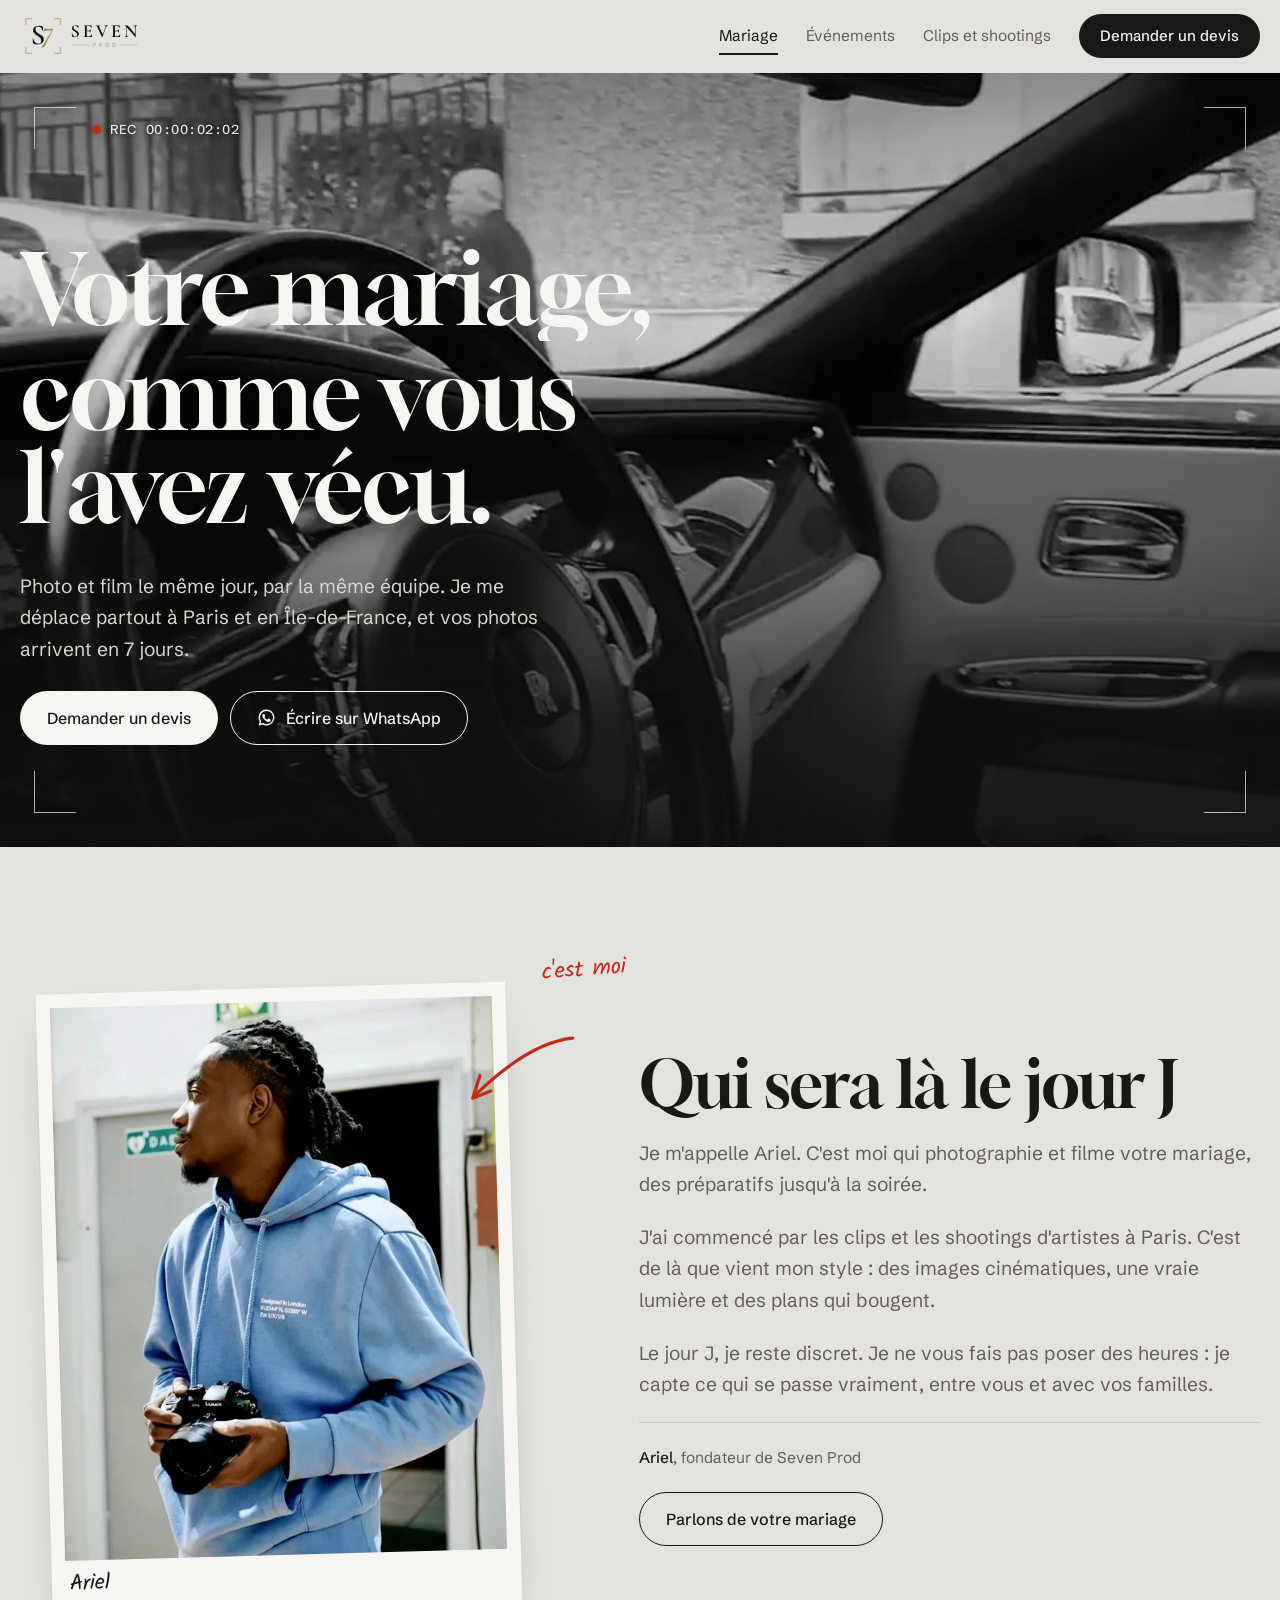
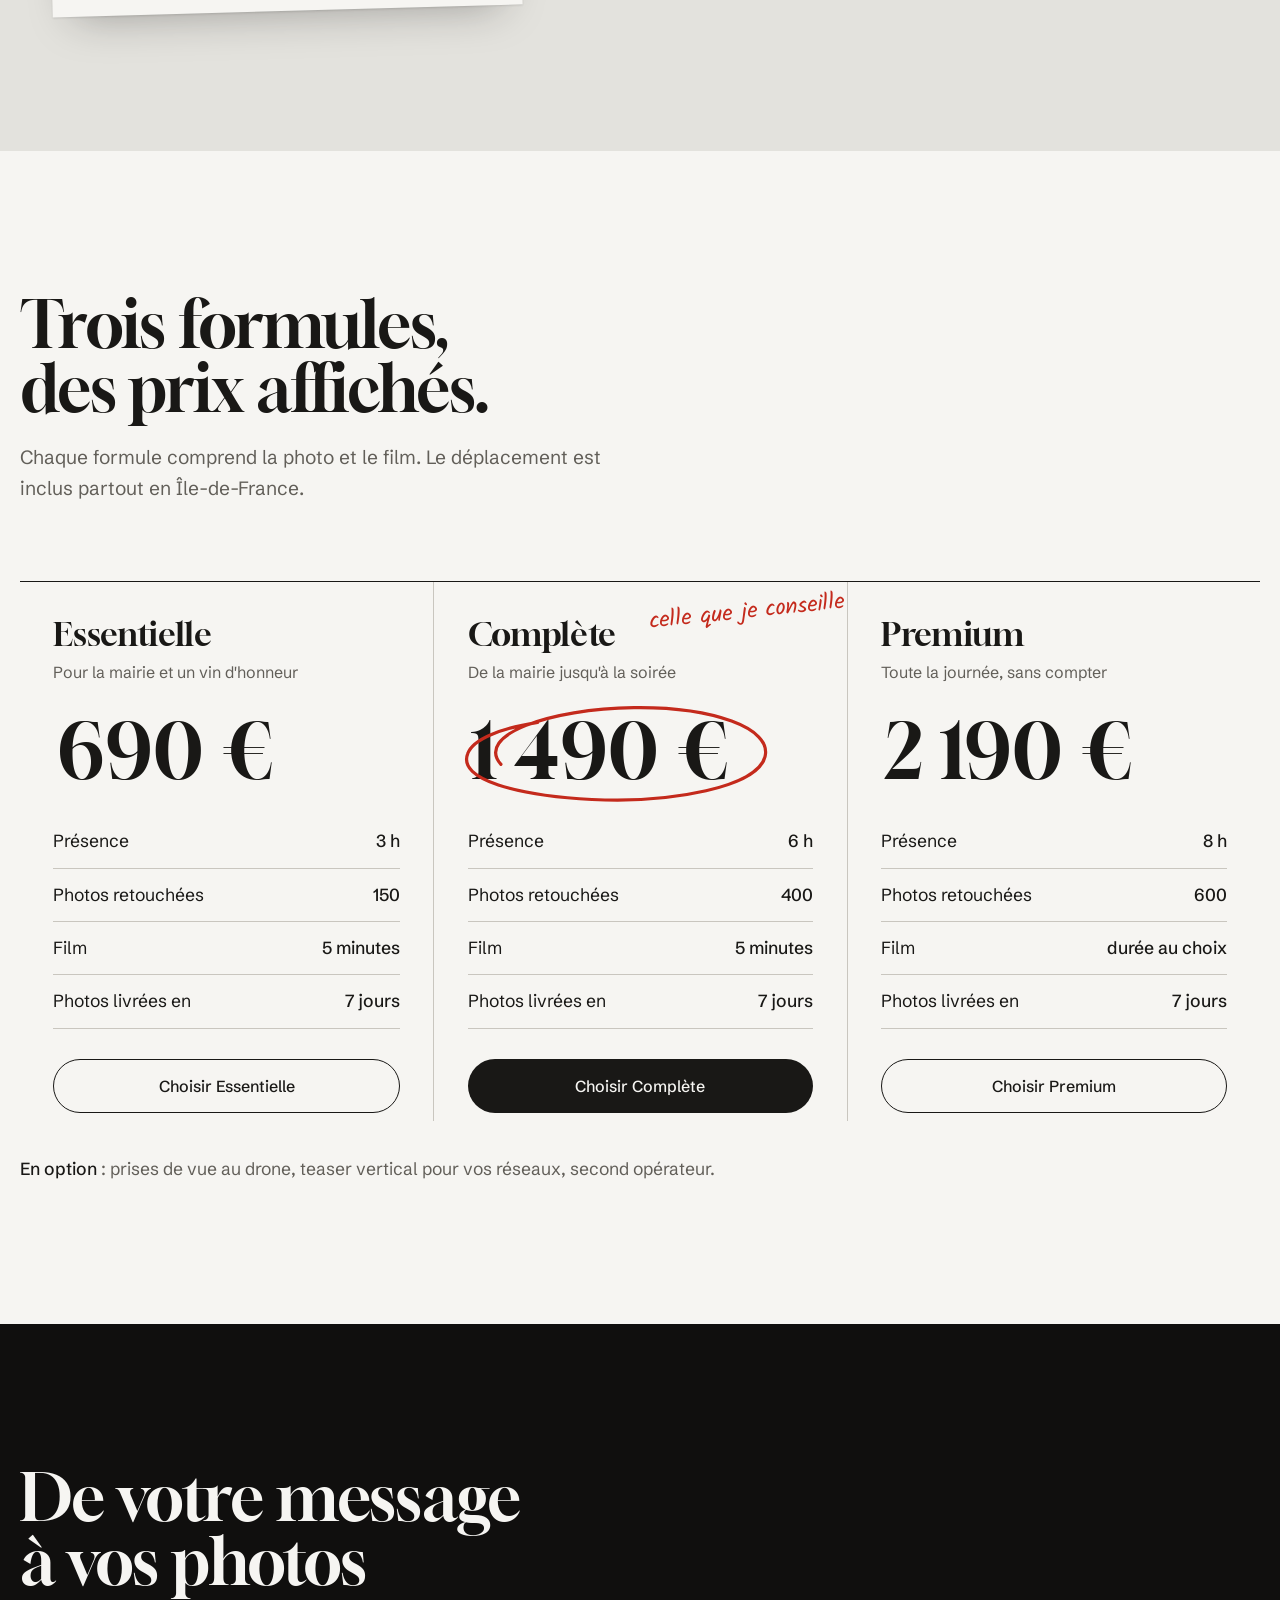
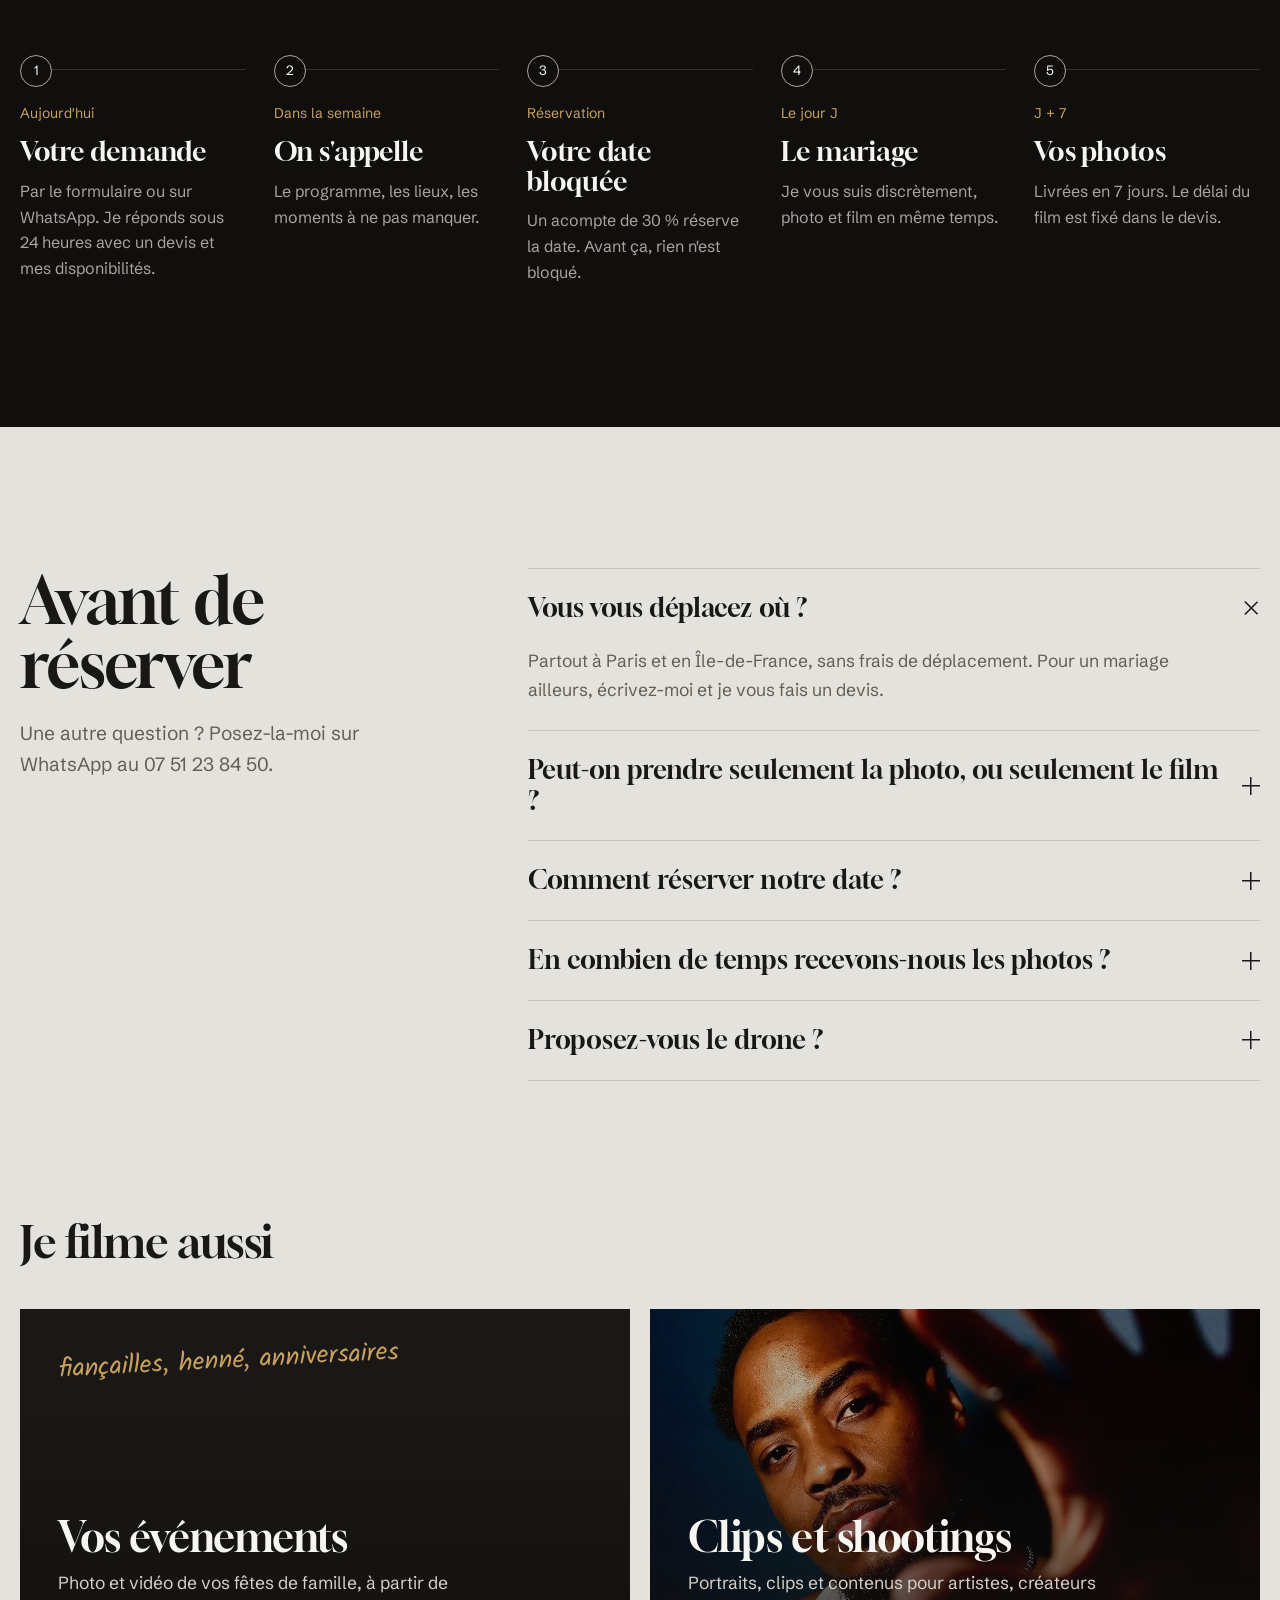
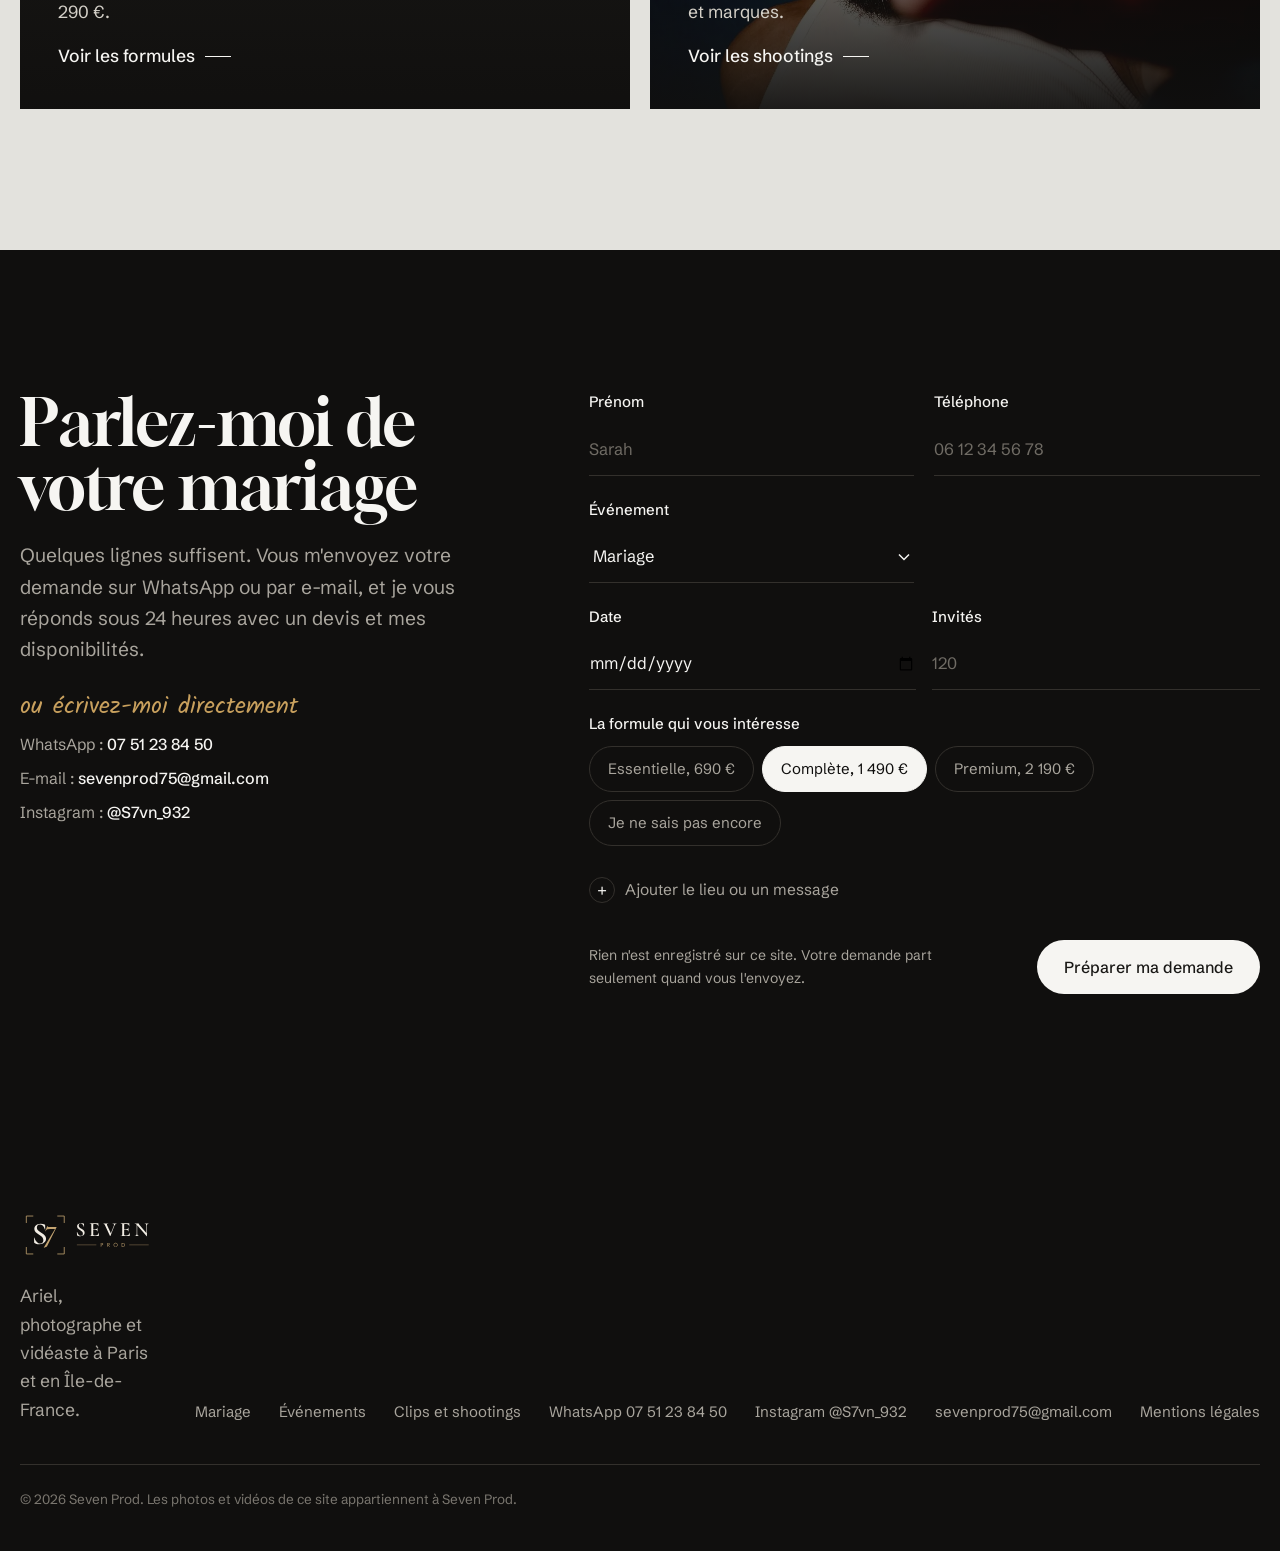
<file: index.html>
<!doctype html>
<html lang="fr">
<head>
<meta charset="utf-8">
<meta name="viewport" content="width=device-width, initial-scale=1, viewport-fit=cover">
<title>Seven Prod Mariage</title>
<meta name="claude:viewport-fit-sides" content="cover">
<meta name="description" content="Ariel, photographe et vidéaste de mariage à Paris et en Île-de-France. Photo et film le même jour, photos livrées en 7 jours. Formules dès 690 €.">
<meta name="theme-color" content="#E3E2DD">
<link rel="icon" href="logo/symbole-ivoire.svg" type="image/svg+xml">
<link rel="preconnect" href="https://fonts.googleapis.com"><link rel="preconnect" href="https://fonts.gstatic.com" crossorigin><link rel="stylesheet" href="https://fonts.googleapis.com/css2?family=Gloock&family=Kalam&family=Schibsted+Grotesk:wght@400;500&display=swap">
<link rel="stylesheet" href="styles.css">
<script>document.documentElement.classList.add('js')</script>
</head>
<body>
<header class="tete"><div class="wrap">
<a class="logo" href="index.html" aria-label="Seven Prod, accueil"><img src="logo/logo-horizontal-noir.svg" alt="Seven Prod" width="123" height="46"></a>
<nav class="nav" aria-label="Navigation principale"><a href="index.html" aria-current="page">Mariage</a><a href="evenements.html">Événements</a><a href="clips.html">Clips et shootings</a><a class="btn btn-plein" href="#devis" data-track="cta_devis_entete">Demander un devis</a></nav>
<button class="menu-btn" type="button" aria-expanded="false" aria-controls="menu"><span class="traits" aria-hidden="true"></span><span class="lbl-menu">Menu</span></button>
</div></header>
<div class="menu-mobile" id="menu" inert>
<nav aria-label="Menu"><a href="index.html" aria-current="page">Mariage</a><a href="evenements.html">Événements</a><a href="clips.html">Clips et shootings</a></nav>
<div class="menu-bas"><a class="btn btn-plein" href="#devis" data-track="cta_devis_menu">Demander un devis</a><a class="btn btn-trait sur-papier" href="https://wa.me/33751238450?text=Bonjour%20Ariel%2C%20je%20souhaite%20un%20devis." data-track="clic_whatsapp"><svg viewBox="0 0 24 24" aria-hidden="true" fill="currentColor"><path d="M12 2a10 10 0 0 0-8.6 15.1L2 22l5-1.3A10 10 0 1 0 12 2Zm0 18.2a8.2 8.2 0 0 1-4.2-1.2l-.3-.2-3 .8.8-2.9-.2-.3A8.2 8.2 0 1 1 12 20.2Zm4.5-6.1c-.2-.1-1.5-.7-1.7-.8-.2-.1-.4-.1-.6.1l-.8 1c-.1.2-.3.2-.5.1a6.7 6.7 0 0 1-3.3-2.9c-.3-.4.2-.4.6-1.3.1-.2 0-.3 0-.4l-.8-1.8c-.2-.5-.4-.4-.6-.4h-.5a1 1 0 0 0-.7.3 3 3 0 0 0-.9 2.2 5.2 5.2 0 0 0 1.1 2.7 11.8 11.8 0 0 0 4.5 4c1.7.7 2.3.8 3.2.6a2.7 2.7 0 0 0 1.7-1.2c.2-.6.2-1.1.2-1.2-.1-.1-.3-.2-.5-.3Z"/></svg>Écrire sur WhatsApp</a><p>WhatsApp : 07 51 23 84 50<br>Instagram : @S7vn_932</p></div>
</div>
<main>
<section class="hero" aria-labelledby="titre">
<div class="hero-img"><video class="hero-video" autoplay muted loop playsinline preload="auto" poster="img/hero-poster.webp" aria-hidden="true"><source src="video/mariage-boucle.mp4" type="video/mp4"></video></div>
<div class="viseur" aria-hidden="true"><i></i><i></i><i></i><i></i><span class="rec"><b></b>REC <span id="tc" data-start="0">00:00:00:00</span></span></div>
<div class="wrap"><div class="hero-txt">
<h1 id="titre"><span><span>Votre mariage,</span></span><span><span>comme vous l'avez vécu.</span></span></h1>
<p class="lead">Photo et film le même jour, par la même équipe. Je me déplace partout à Paris et en Île-de-France, et vos photos arrivent en 7 jours.</p>
<div class="btns"><a class="btn btn-clair" href="#devis" data-track="cta_devis_hero">Demander un devis</a><a class="btn btn-trait" href="https://wa.me/33751238450?text=Bonjour%20Ariel%2C%20je%20me%20marie%20et%20je%20souhaite%20un%20devis." data-track="clic_whatsapp"><svg viewBox="0 0 24 24" aria-hidden="true" fill="currentColor"><path d="M12 2a10 10 0 0 0-8.6 15.1L2 22l5-1.3A10 10 0 1 0 12 2Zm0 18.2a8.2 8.2 0 0 1-4.2-1.2l-.3-.2-3 .8.8-2.9-.2-.3A8.2 8.2 0 1 1 12 20.2Zm4.5-6.1c-.2-.1-1.5-.7-1.7-.8-.2-.1-.4-.1-.6.1l-.8 1c-.1.2-.3.2-.5.1a6.7 6.7 0 0 1-3.3-2.9c-.3-.4.2-.4.6-1.3.1-.2 0-.3 0-.4l-.8-1.8c-.2-.5-.4-.4-.6-.4h-.5a1 1 0 0 0-.7.3 3 3 0 0 0-.9 2.2 5.2 5.2 0 0 0 1.1 2.7 11.8 11.8 0 0 0 4.5 4c1.7.7 2.3.8 3.2.6a2.7 2.7 0 0 0 1.7-1.2c.2-.6.2-1.1.2-1.2-.1-.1-.3-.2-.5-.3Z"/></svg>Écrire sur WhatsApp</a></div>
</div></div>
</section>

<section class="bloc" aria-labelledby="ariel-titre"><div class="wrap ariel">
<div data-feutre style="position:relative;justify-self:center;width:100%;max-width:470px">
<figure class="tirage"><img src="img/gerant-880.webp" srcset="img/gerant-600.webp 600w, img/gerant-880.webp 880w" sizes="(max-width:860px) 92vw, 40vw" width="880" height="1100" alt="Ariel, photographe et vidéaste de Seven Prod, appareil en main" decoding="async" loading="lazy"><figcaption>Ariel</figcaption></figure>
<svg class="trait" viewBox="0 0 130 70" preserveAspectRatio="none" aria-hidden="true"><path pathLength="1" d="M124 6C98 8 62 20 16 54"/><path pathLength="1" d="M34 50L14 56l8-19"/></svg><span class="note">c'est moi</span>
</div>
<div class="pile">
<h2 id="ariel-titre">Qui sera là le jour J</h2>
<p class="lead">Je m'appelle Ariel. C'est moi qui photographie et filme votre mariage, des préparatifs jusqu'à la soirée.</p>
<p class="lead">J'ai commencé par les clips et les shootings d'artistes à Paris. C'est de là que vient mon style : des images cinématiques, une vraie lumière et des plans qui bougent.</p>
<p class="lead">Le jour J, je reste discret. Je ne vous fais pas poser des heures : je capte ce qui se passe vraiment, entre vous et avec vos familles.</p>
<p class="signature"><span><b>Ariel</b>, fondateur de Seven Prod</span></p>
<div class="btns"><a class="btn btn-trait sur-papier" href="#devis" data-track="cta_devis_ariel">Parlons de votre mariage</a></div>
</div>
</div></section>

<section class="bloc" id="formules" aria-labelledby="formules-titre" style="background:var(--tirage)"><div class="wrap">
<div class="pile" style="max-width:720px">
<h2 id="formules-titre">Trois formules, des prix affichés.</h2>
<p class="lead">Chaque formule comprend la photo et le film. Le déplacement est inclus partout en Île-de-France.</p>
</div>
<div class="tarifs">
<article class="tarif">
<h3>Essentielle</h3><p class="pour">Pour la mairie et un vin d'honneur</p>
<p class="prix">690 €</p>
<ul class="inclus"><li><span>Présence</span><span>3 h</span></li><li><span>Photos retouchées</span><span>150</span></li><li><span>Film</span><span>5 minutes</span></li><li><span>Photos livrées en</span><span>7 jours</span></li></ul>
<a class="btn btn-trait sur-papier" href="#devis" data-formule="0" data-track="cta_formule_essentielle">Choisir Essentielle</a>
</article>
<article class="tarif" data-feutre><span class="note">celle que je conseille</span>
<h3>Complète</h3><p class="pour">De la mairie jusqu'à la soirée</p>
<p class="prix"><svg class="trait" viewBox="0 0 200 120" preserveAspectRatio="none" aria-hidden="true"><path pathLength="1" d="M40 72C25 42 68 15 116 14c45-1 79 21 75 50-4 31-53 48-99 44C50 104 15 88 21 61c3-15 19-26 40-32"/></svg>1 490 €</p>
<ul class="inclus"><li><span>Présence</span><span>6 h</span></li><li><span>Photos retouchées</span><span>400</span></li><li><span>Film</span><span>5 minutes</span></li><li><span>Photos livrées en</span><span>7 jours</span></li></ul>
<a class="btn btn-plein" href="#devis" data-formule="1" data-track="cta_formule_complete">Choisir Complète</a>
</article>
<article class="tarif">
<h3>Premium</h3><p class="pour">Toute la journée, sans compter</p>
<p class="prix">2 190 €</p>
<ul class="inclus"><li><span>Présence</span><span>8 h</span></li><li><span>Photos retouchées</span><span>600</span></li><li><span>Film</span><span>durée au choix</span></li><li><span>Photos livrées en</span><span>7 jours</span></li></ul>
<a class="btn btn-trait sur-papier" href="#devis" data-formule="2" data-track="cta_formule_premium">Choisir Premium</a>
</article>
</div>
<p class="glisser main">glissez pour comparer</p>
<p class="options"><b>En option</b> : prises de vue au drone, teaser vertical pour vos réseaux, second opérateur.</p>
</div></section>

<section class="bloc noir" aria-labelledby="etapes-titre"><div class="wrap">
<h2 id="etapes-titre" style="max-width:14ch">De votre message à vos photos</h2>
<ol class="etapes">
<li><span class="quand">Aujourd'hui</span><h3>Votre demande</h3><p>Par le formulaire ou sur WhatsApp. Je réponds sous 24 heures avec un devis et mes disponibilités.</p></li>
<li><span class="quand">Dans la semaine</span><h3>On s'appelle</h3><p>Le programme, les lieux, les moments à ne pas manquer.</p></li>
<li><span class="quand">Réservation</span><h3>Votre date bloquée</h3><p>Un acompte de 30 % réserve la date. Avant ça, rien n'est bloqué.</p></li>
<li><span class="quand">Le jour J</span><h3>Le mariage</h3><p>Je vous suis discrètement, photo et film en même temps.</p></li>
<li><span class="quand">J + 7</span><h3>Vos photos</h3><p>Livrées en 7 jours. Le délai du film est fixé dans le devis.</p></li>
</ol>
</div></section>

<section class="bloc" aria-labelledby="faq-titre"><div class="wrap faq">
<div class="pile"><h2 id="faq-titre">Avant de réserver</h2><p class="lead">Une autre question ? Posez-la-moi sur WhatsApp au 07 51 23 84 50.</p></div>
<div>
<details open><summary>Vous vous déplacez où ?</summary><div class="rep"><div><p>Partout à Paris et en Île-de-France, sans frais de déplacement. Pour un mariage ailleurs, écrivez-moi et je vous fais un devis.</p></div></div></details>
<details><summary>Peut-on prendre seulement la photo, ou seulement le film ?</summary><div class="rep"><div><p>Oui. Les formules comprennent les deux, mais j'adapte le devis si vous ne voulez que l'un des deux.</p></div></div></details>
<details><summary>Comment réserver notre date ?</summary><div class="rep"><div><p>Une fois le devis validé, un acompte de 30 % bloque votre date. Sans acompte, la date reste libre pour d'autres couples.</p></div></div></details>
<details><summary>En combien de temps recevons-nous les photos ?</summary><div class="rep"><div><p>En 7 jours après le mariage. Le délai du film dépend de sa durée, il est indiqué dans votre devis.</p></div></div></details>
<details><summary>Proposez-vous le drone ?</summary><div class="rep"><div><p>Oui, en option, si le lieu le permet. On vérifie les autorisations ensemble avant le jour J.</p></div></div></details>
</div>
</div></section>

<section class="bloc" aria-labelledby="aussi-titre" style="padding-top:0"><div class="wrap">
<h2 id="aussi-titre" style="font-size:clamp(30px,3.4vw,44px)">Je filme aussi</h2>
<div class="aussi">
<a class="porte sans-image" href="evenements.html"><span class="main">fiançailles, henné, anniversaires</span><h3>Vos événements</h3><p>Photo et vidéo de vos fêtes de famille, à partir de 290 €.</p><span class="lien">Voir les formules</span></a>
<a class="porte" href="clips.html"><img src="img/portrait-reach-1200.webp" srcset="img/portrait-reach-600.webp 600w, img/portrait-reach-1200.webp 1200w" sizes="(max-width:760px) 100vw, 50vw" width="1200" height="1600" alt="Portrait studio sur fond bleu" decoding="async" loading="lazy"><h3>Clips et shootings</h3><p>Portraits, clips et contenus pour artistes, créateurs et marques.</p><span class="lien">Voir les shootings</span></a>
</div>
</div></section>

<section class="bloc noir" id="devis" aria-labelledby="devis-titre"><div class="wrap devis">
<div class="pile">
<h2 id="devis-titre">Parlez-moi de votre mariage</h2>
<p class="lead">Quelques lignes suffisent. Vous m'envoyez votre demande sur WhatsApp ou par e-mail, et je vous réponds sous 24 heures avec un devis et mes disponibilités.</p>
<div class="direct"><span class="main">ou écrivez-moi directement</span><span>WhatsApp : <b>07 51 23 84 50</b></span><span>E-mail : <b>sevenprod75@gmail.com</b></span><span>Instagram : <b>@S7vn_932</b></span></div>
</div>
<form id="form-devis" novalidate>
<div class="champ"><label for="prenom">Prénom</label><input id="prenom" name="prenom" autocomplete="given-name" required placeholder="Sarah"></div>
<div class="champ"><label for="tel">Téléphone</label><input id="tel" name="tel" type="tel" autocomplete="tel" required placeholder="06 12 34 56 78"></div>
<div class="champ"><label for="type">Événement</label><select id="type" name="type"><option selected>Mariage</option><option>Fiançailles</option><option>Henné</option><option>Anniversaire</option><option>Autre événement</option></select></div>
<div class="duo-champs"><div class="champ"><label for="date">Date</label><input id="date" name="date" type="date"></div>
<div class="champ"><label for="invites">Invités</label><input id="invites" name="invites" inputmode="numeric" placeholder="120"></div></div>
<div class="champ large"><span class="lbl" id="lbl-formule">La formule qui vous intéresse</span><div class="choix" role="radiogroup" aria-labelledby="lbl-formule"><label><input type="radio" name="formule" id="f0" value="Essentielle, 690 €">Essentielle, 690 €</label><label><input type="radio" name="formule" id="f1" value="Complète, 1 490 €" checked>Complète, 1 490 €</label><label><input type="radio" name="formule" id="f2" value="Premium, 2 190 €">Premium, 2 190 €</label><label><input type="radio" name="formule" id="f3" value="Je ne sais pas encore">Je ne sais pas encore</label></div></div>
<details class="plus champ large"><summary>Ajouter le lieu ou un message</summary><div class="plus-in">
<div class="champ"><label for="lieu">Lieu</label><input id="lieu" name="lieu" placeholder="Ville ou nom de la salle"></div>
<div class="champ"><label for="message">Votre message</label><textarea id="message" name="message" placeholder="Mairie le matin, salle le soir, photo et film…"></textarea></div>
</div></details>
<p class="erreur" id="erreur" role="alert" hidden></p>
<div class="bas-form"><small>Rien n'est enregistré sur ce site. Votre demande part seulement quand vous l'envoyez.</small><button class="btn btn-clair" type="submit">Préparer ma demande</button></div>
<div class="pret" id="pret" hidden>
<h3>Votre demande est prête</h3>
<p>Choisissez comment l'envoyer. Sur WhatsApp, le message s'ouvre déjà rempli.</p>
<pre id="recap"></pre>
<div class="btns"><a class="btn btn-plein" id="envoi-wa" href="https://wa.me/33751238450" data-track="devis_envoye_whatsapp"><svg viewBox="0 0 24 24" aria-hidden="true" fill="currentColor"><path d="M12 2a10 10 0 0 0-8.6 15.1L2 22l5-1.3A10 10 0 1 0 12 2Zm0 18.2a8.2 8.2 0 0 1-4.2-1.2l-.3-.2-3 .8.8-2.9-.2-.3A8.2 8.2 0 1 1 12 20.2Zm4.5-6.1c-.2-.1-1.5-.7-1.7-.8-.2-.1-.4-.1-.6.1l-.8 1c-.1.2-.3.2-.5.1a6.7 6.7 0 0 1-3.3-2.9c-.3-.4.2-.4.6-1.3.1-.2 0-.3 0-.4l-.8-1.8c-.2-.5-.4-.4-.6-.4h-.5a1 1 0 0 0-.7.3 3 3 0 0 0-.9 2.2 5.2 5.2 0 0 0 1.1 2.7 11.8 11.8 0 0 0 4.5 4c1.7.7 2.3.8 3.2.6a2.7 2.7 0 0 0 1.7-1.2c.2-.6.2-1.1.2-1.2-.1-.1-.3-.2-.5-.3Z"/></svg>Envoyer sur WhatsApp</a><a class="btn btn-trait" id="envoi-mail" href="mailto:sevenprod75@gmail.com" data-track="devis_envoye_email">Envoyer par e-mail</a><button class="btn btn-trait" type="button" id="copier">Copier le texte</button></div>
</div>
</form>
</div></section>
</main>
<footer class="pied"><div class="wrap">
<div class="pile" style="gap:18px"><a class="logo" href="index.html"><img src="logo/logo-horizontal-ivoire.svg" alt="Seven Prod" width="155" height="58" loading="lazy"></a><p>Ariel, photographe et vidéaste à Paris et en Île-de-France.</p></div>
<nav aria-label="Liens du pied de page"><a href="index.html">Mariage</a><a href="evenements.html">Événements</a><a href="clips.html">Clips et shootings</a><a href="https://wa.me/33751238450" data-track="clic_whatsapp">WhatsApp 07 51 23 84 50</a><a href="https://instagram.com/S7vn_932" data-track="clic_instagram">Instagram @S7vn_932</a><a href="mailto:sevenprod75@gmail.com">sevenprod75@gmail.com</a><a href="mentions-legales.html">Mentions légales</a></nav>
<p class="mini">© 2026 Seven Prod. Les photos et vidéos de ce site appartiennent à Seven Prod.</p>
</div></footer>
<div class="barre" id="barre"><a class="btn btn-clair" href="#devis" data-track="cta_devis_mobile">Devis gratuit</a><a class="btn btn-trait" href="https://wa.me/33751238450?text=Bonjour%20Ariel%2C%20je%20me%20marie%20et%20je%20souhaite%20un%20devis." data-track="clic_whatsapp"><svg viewBox="0 0 24 24" aria-hidden="true" fill="currentColor"><path d="M12 2a10 10 0 0 0-8.6 15.1L2 22l5-1.3A10 10 0 1 0 12 2Zm0 18.2a8.2 8.2 0 0 1-4.2-1.2l-.3-.2-3 .8.8-2.9-.2-.3A8.2 8.2 0 1 1 12 20.2Zm4.5-6.1c-.2-.1-1.5-.7-1.7-.8-.2-.1-.4-.1-.6.1l-.8 1c-.1.2-.3.2-.5.1a6.7 6.7 0 0 1-3.3-2.9c-.3-.4.2-.4.6-1.3.1-.2 0-.3 0-.4l-.8-1.8c-.2-.5-.4-.4-.6-.4h-.5a1 1 0 0 0-.7.3 3 3 0 0 0-.9 2.2 5.2 5.2 0 0 0 1.1 2.7 11.8 11.8 0 0 0 4.5 4c1.7.7 2.3.8 3.2.6a2.7 2.7 0 0 0 1.7-1.2c.2-.6.2-1.1.2-1.2-.1-.1-.3-.2-.5-.3Z"/></svg>WhatsApp</a></div>

<script src="app.js" defer></script>
</body>
</html>
</file>
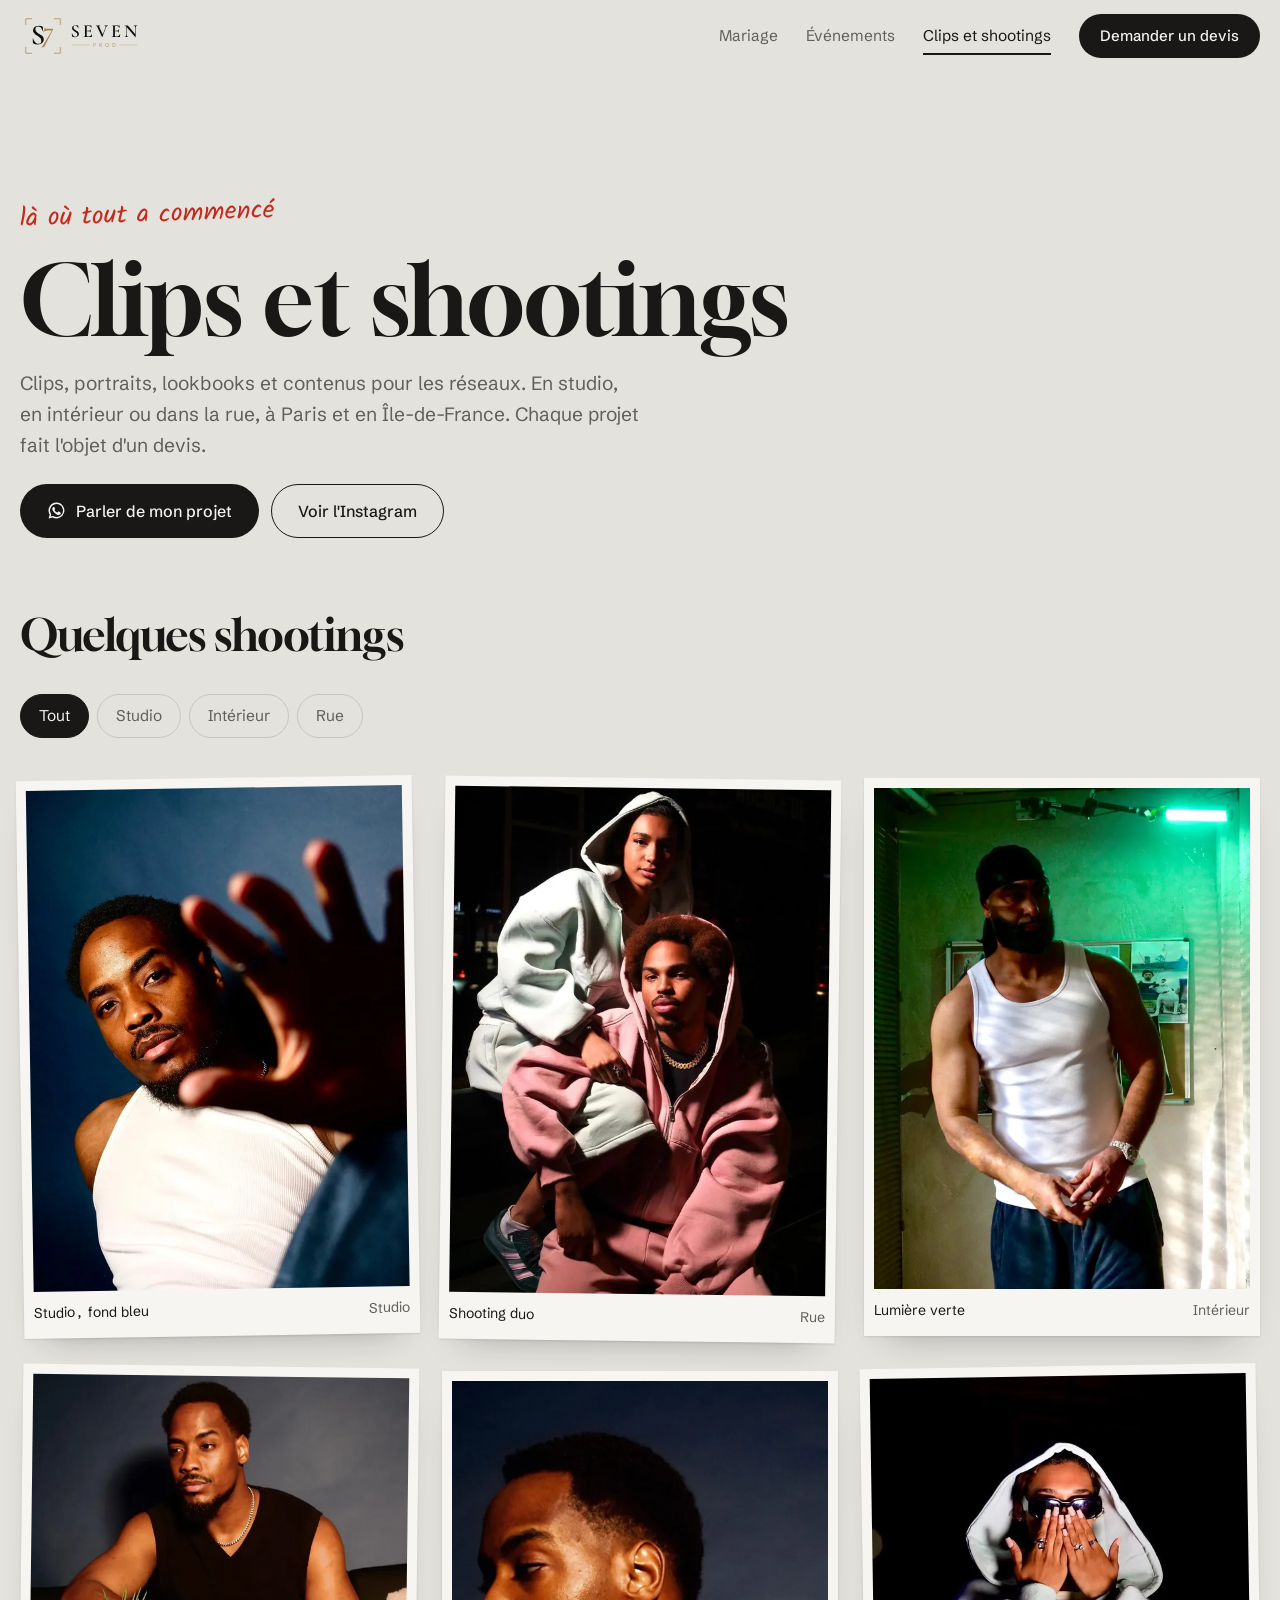
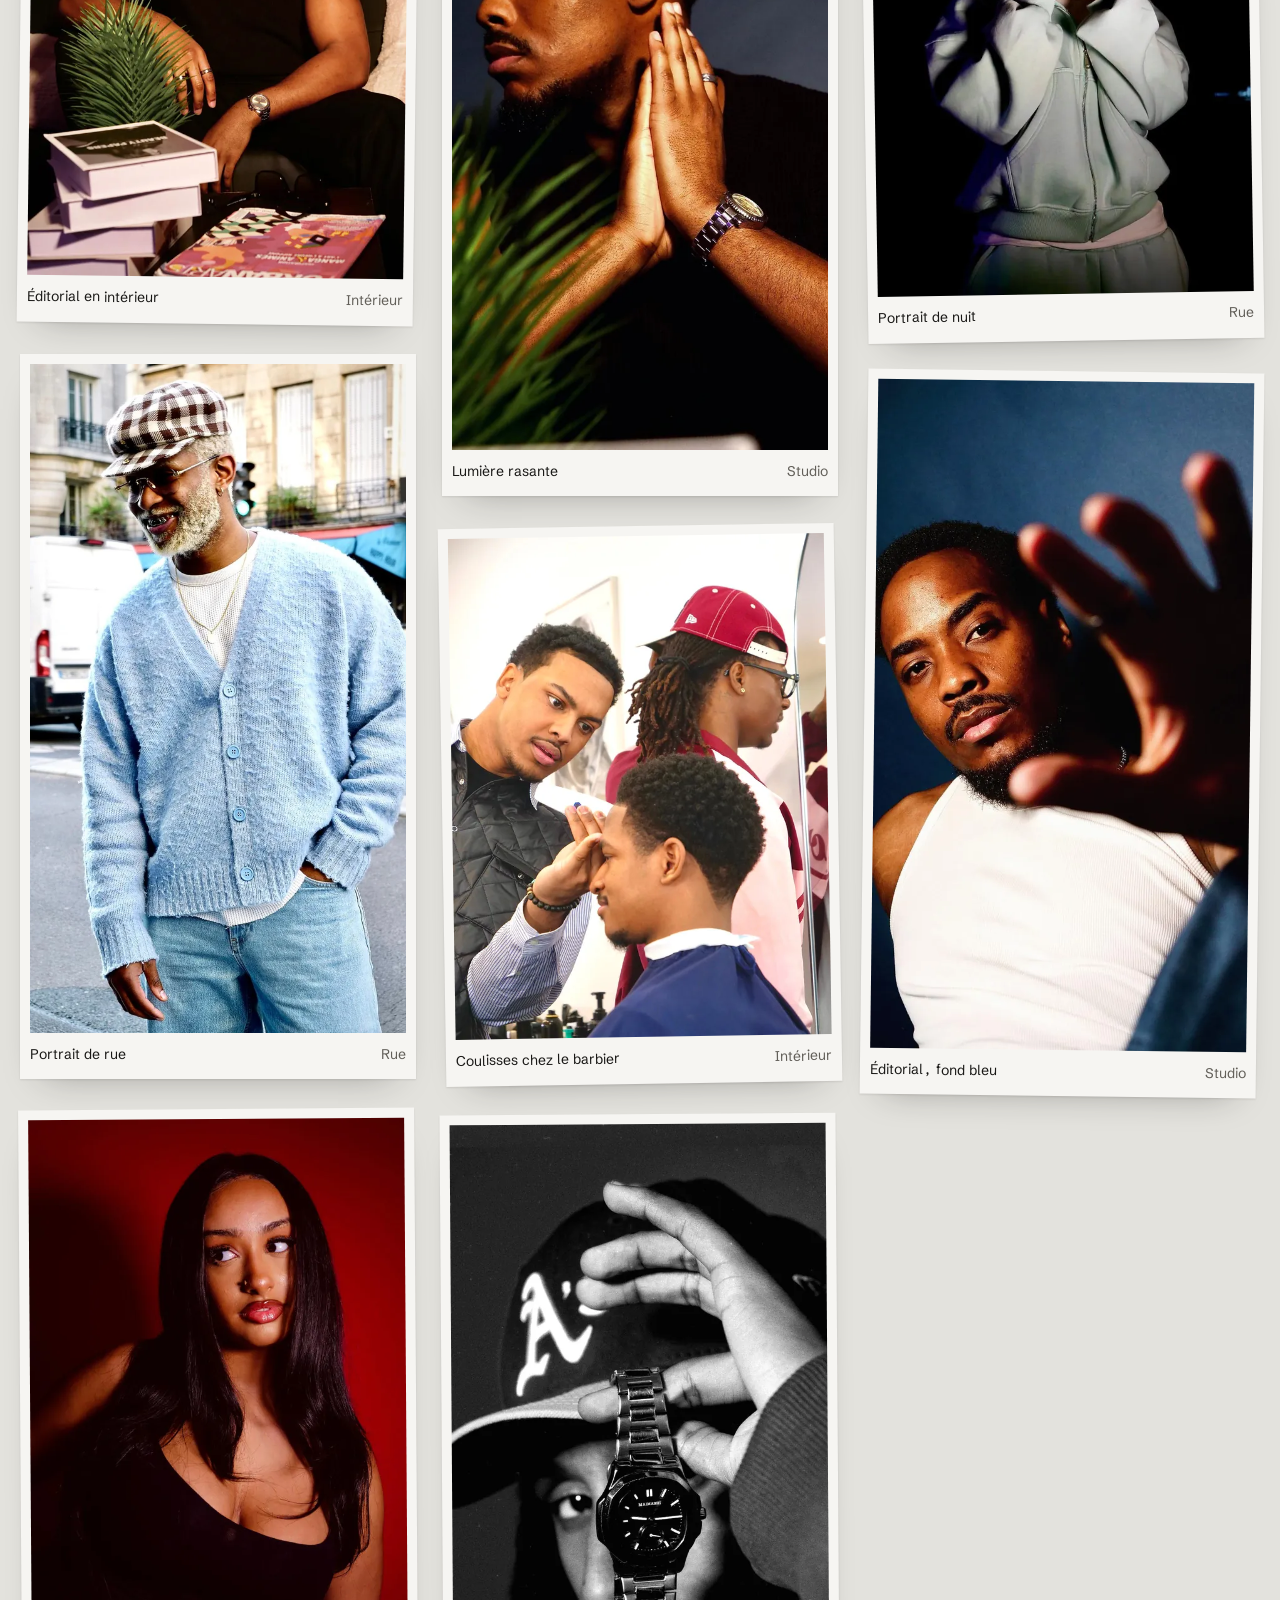
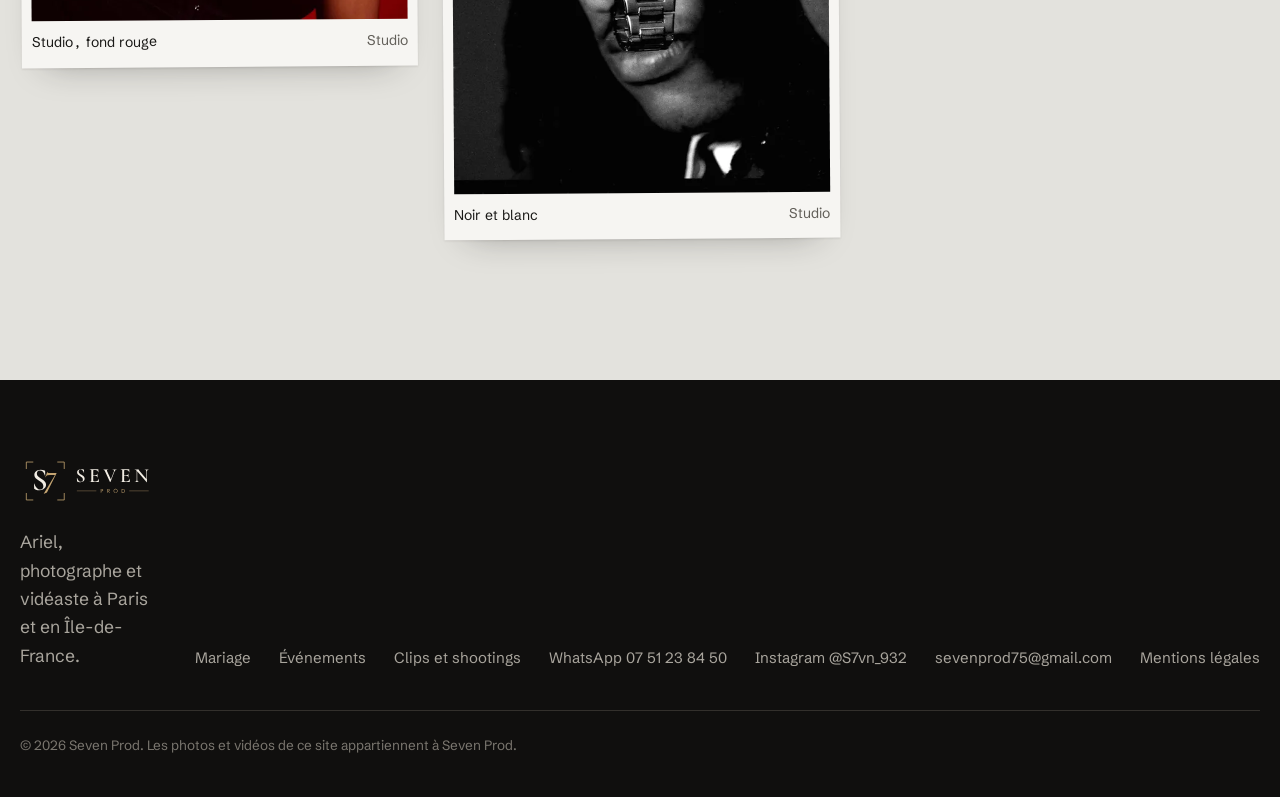
<file: clips.html>
<!doctype html>
<html lang="fr">
<head>
<meta charset="utf-8">
<meta name="viewport" content="width=device-width, initial-scale=1, viewport-fit=cover">
<title>Seven Prod Clips</title>
<meta name="claude:viewport-fit-sides" content="cover">
<meta name="description" content="Clips, portraits et shootings pour artistes, créateurs et marques à Paris.">
<meta name="theme-color" content="#E3E2DD">
<link rel="icon" href="logo/symbole-ivoire.svg" type="image/svg+xml">
<link rel="preconnect" href="https://fonts.googleapis.com"><link rel="preconnect" href="https://fonts.gstatic.com" crossorigin><link rel="stylesheet" href="https://fonts.googleapis.com/css2?family=Gloock&family=Kalam&family=Schibsted+Grotesk:wght@400;500&display=swap">
<link rel="stylesheet" href="styles.css">
<script>document.documentElement.classList.add('js')</script>
</head>
<body>
<header class="tete"><div class="wrap">
<a class="logo" href="index.html" aria-label="Seven Prod, accueil"><img src="logo/logo-horizontal-noir.svg" alt="Seven Prod" width="123" height="46"></a>
<nav class="nav" aria-label="Navigation principale"><a href="index.html">Mariage</a><a href="evenements.html">Événements</a><a href="clips.html" aria-current="page">Clips et shootings</a><a class="btn btn-plein" href="index.html#devis" data-track="cta_devis_entete">Demander un devis</a></nav>
<button class="menu-btn" type="button" aria-expanded="false" aria-controls="menu"><span class="traits" aria-hidden="true"></span><span class="lbl-menu">Menu</span></button>
</div></header>
<div class="menu-mobile" id="menu" inert>
<nav aria-label="Menu"><a href="index.html">Mariage</a><a href="evenements.html">Événements</a><a href="clips.html" aria-current="page">Clips et shootings</a></nav>
<div class="menu-bas"><a class="btn btn-plein" href="index.html#devis" data-track="cta_devis_menu">Demander un devis</a><a class="btn btn-trait sur-papier" href="https://wa.me/33751238450?text=Bonjour%20Ariel%2C%20je%20souhaite%20un%20devis." data-track="clic_whatsapp"><svg viewBox="0 0 24 24" aria-hidden="true" fill="currentColor"><path d="M12 2a10 10 0 0 0-8.6 15.1L2 22l5-1.3A10 10 0 1 0 12 2Zm0 18.2a8.2 8.2 0 0 1-4.2-1.2l-.3-.2-3 .8.8-2.9-.2-.3A8.2 8.2 0 1 1 12 20.2Zm4.5-6.1c-.2-.1-1.5-.7-1.7-.8-.2-.1-.4-.1-.6.1l-.8 1c-.1.2-.3.2-.5.1a6.7 6.7 0 0 1-3.3-2.9c-.3-.4.2-.4.6-1.3.1-.2 0-.3 0-.4l-.8-1.8c-.2-.5-.4-.4-.6-.4h-.5a1 1 0 0 0-.7.3 3 3 0 0 0-.9 2.2 5.2 5.2 0 0 0 1.1 2.7 11.8 11.8 0 0 0 4.5 4c1.7.7 2.3.8 3.2.6a2.7 2.7 0 0 0 1.7-1.2c.2-.6.2-1.1.2-1.2-.1-.1-.3-.2-.5-.3Z"/></svg>Écrire sur WhatsApp</a><p>WhatsApp : 07 51 23 84 50<br>Instagram : @S7vn_932</p></div>
</div>
<main>
<section class="entete-page" aria-labelledby="titre"><div class="wrap"><div class="pile">
<span class="main">là où tout a commencé</span>
<h1 id="titre">Clips et shootings</h1>
<p class="lead">Clips, portraits, lookbooks et contenus pour les réseaux. En studio, en intérieur ou dans la rue, à Paris et en Île-de-France. Chaque projet fait l'objet d'un devis.</p>
<div class="btns"><a class="btn btn-plein" href="https://wa.me/33751238450?text=Bonjour%20Ariel%2C%20j%27ai%20un%20projet%20de%20clip%20ou%20de%20shooting." data-track="clic_whatsapp"><svg viewBox="0 0 24 24" aria-hidden="true" fill="currentColor"><path d="M12 2a10 10 0 0 0-8.6 15.1L2 22l5-1.3A10 10 0 1 0 12 2Zm0 18.2a8.2 8.2 0 0 1-4.2-1.2l-.3-.2-3 .8.8-2.9-.2-.3A8.2 8.2 0 1 1 12 20.2Zm4.5-6.1c-.2-.1-1.5-.7-1.7-.8-.2-.1-.4-.1-.6.1l-.8 1c-.1.2-.3.2-.5.1a6.7 6.7 0 0 1-3.3-2.9c-.3-.4.2-.4.6-1.3.1-.2 0-.3 0-.4l-.8-1.8c-.2-.5-.4-.4-.6-.4h-.5a1 1 0 0 0-.7.3 3 3 0 0 0-.9 2.2 5.2 5.2 0 0 0 1.1 2.7 11.8 11.8 0 0 0 4.5 4c1.7.7 2.3.8 3.2.6a2.7 2.7 0 0 0 1.7-1.2c.2-.6.2-1.1.2-1.2-.1-.1-.3-.2-.5-.3Z"/></svg>Parler de mon projet</a><a class="btn btn-trait sur-papier" href="https://instagram.com/S7vn_932" data-track="clic_instagram">Voir l'Instagram</a></div>
</div></div></section>
<section class="bloc" aria-labelledby="galerie-titre" style="padding-top:0"><div class="wrap">
<h2 id="galerie-titre" style="font-size:clamp(30px,3.4vw,44px)">Quelques shootings</h2>
<div class="filtres" role="group" aria-label="Filtrer les photos"><button type="button" data-f="tout" aria-pressed="true">Tout</button><button type="button" data-f="studio" aria-pressed="false">Studio</button><button type="button" data-f="interieur" aria-pressed="false">Intérieur</button><button type="button" data-f="rue" aria-pressed="false">Rue</button></div>
<div class="galerie"><figure class="photo" data-cat="studio"><button type="button" data-lb="img/portrait-reach-1200.webp" data-cap="Studio, fond bleu" aria-label="Agrandir : Studio, fond bleu"><img src="img/portrait-reach-1200.webp" srcset="img/portrait-reach-600.webp 600w, img/portrait-reach-1200.webp 1200w" sizes="(max-width:700px) 92vw, (max-width:1100px) 46vw, 30vw" width="1200" height="1600" alt="Portrait studio sur fond bleu, main tendue vers l'objectif" decoding="async" loading="lazy"></button><figcaption><span>Studio, fond bleu</span><span>Studio</span></figcaption></figure><figure class="photo" data-cat="interieur"><button type="button" data-lb="img/editorial-lounge-1200.webp" data-cap="Éditorial en intérieur" aria-label="Agrandir : Éditorial en intérieur"><img src="img/editorial-lounge-1200.webp" srcset="img/editorial-lounge-600.webp 600w, img/editorial-lounge-1200.webp 1200w" sizes="(max-width:700px) 92vw, (max-width:1100px) 46vw, 30vw" width="1200" height="1600" alt="Homme assis dans un salon, plante au premier plan" decoding="async" loading="lazy"></button><figcaption><span>Éditorial en intérieur</span><span>Intérieur</span></figcaption></figure><figure class="photo" data-cat="rue"><button type="button" data-lb="img/street-beanie-1200.webp" data-cap="Portrait de rue" aria-label="Agrandir : Portrait de rue"><img src="img/street-beanie-1200.webp" srcset="img/street-beanie-600.webp 600w, img/street-beanie-1200.webp 900w" sizes="(max-width:700px) 92vw, (max-width:1100px) 46vw, 30vw" width="900" height="1600" alt="Homme en gilet bleu dans une rue de Paris" decoding="async" loading="lazy"></button><figcaption><span>Portrait de rue</span><span>Rue</span></figcaption></figure><figure class="photo" data-cat="studio"><button type="button" data-lb="img/seance-01-1200.webp" data-cap="Studio, fond rouge" aria-label="Agrandir : Studio, fond rouge"><img src="img/seance-01-1200.webp" srcset="img/seance-01-600.webp 600w, img/seance-01-1200.webp 1200w" sizes="(max-width:700px) 92vw, (max-width:1100px) 46vw, 30vw" width="1200" height="1600" alt="Portrait studio d'une femme sur fond rouge" decoding="async" loading="lazy"></button><figcaption><span>Studio, fond rouge</span><span>Studio</span></figcaption></figure><figure class="photo" data-cat="rue"><button type="button" data-lb="img/duo-street-1200.webp" data-cap="Shooting duo" aria-label="Agrandir : Shooting duo"><img src="img/duo-street-1200.webp" srcset="img/duo-street-600.webp 600w, img/duo-street-1200.webp 1034w" sizes="(max-width:700px) 92vw, (max-width:1100px) 46vw, 30vw" width="1034" height="1393" alt="Duo en ensembles coordonnés, de nuit" decoding="async" loading="lazy"></button><figcaption><span>Shooting duo</span><span>Rue</span></figcaption></figure><figure class="photo" data-cat="studio"><button type="button" data-lb="img/portrait-prayer-1200.webp" data-cap="Lumière rasante" aria-label="Agrandir : Lumière rasante"><img src="img/portrait-prayer-1200.webp" srcset="img/portrait-prayer-600.webp 600w, img/portrait-prayer-1200.webp 900w" sizes="(max-width:700px) 92vw, (max-width:1100px) 46vw, 30vw" width="900" height="1600" alt="Portrait studio, mains jointes" decoding="async" loading="lazy"></button><figcaption><span>Lumière rasante</span><span>Studio</span></figcaption></figure><figure class="photo" data-cat="interieur"><button type="button" data-lb="img/street-fashion-1200.webp" data-cap="Coulisses chez le barbier" aria-label="Agrandir : Coulisses chez le barbier"><img src="img/street-fashion-1200.webp" srcset="img/street-fashion-600.webp 600w, img/street-fashion-1200.webp 1200w" sizes="(max-width:700px) 92vw, (max-width:1100px) 46vw, 30vw" width="1200" height="1600" alt="Coulisses chez le barbier" decoding="async" loading="lazy"></button><figcaption><span>Coulisses chez le barbier</span><span>Intérieur</span></figcaption></figure><figure class="photo" data-cat="studio"><button type="button" data-lb="img/portrait-closeup-1200.webp" data-cap="Noir et blanc" aria-label="Agrandir : Noir et blanc"><img src="img/portrait-closeup-1200.webp" srcset="img/portrait-closeup-600.webp 600w, img/portrait-closeup-1200.webp 900w" sizes="(max-width:700px) 92vw, (max-width:1100px) 46vw, 30vw" width="900" height="1600" alt="Portrait noir et blanc, montre devant l'œil" decoding="async" loading="lazy"></button><figcaption><span>Noir et blanc</span><span>Studio</span></figcaption></figure><figure class="photo" data-cat="interieur"><button type="button" data-lb="img/seance-04-1200.webp" data-cap="Lumière verte" aria-label="Agrandir : Lumière verte"><img src="img/seance-04-1200.webp" srcset="img/seance-04-600.webp 600w, img/seance-04-1200.webp 1200w" sizes="(max-width:700px) 92vw, (max-width:1100px) 46vw, 30vw" width="1200" height="1600" alt="Homme en débardeur sous une lumière verte" decoding="async" loading="lazy"></button><figcaption><span>Lumière verte</span><span>Intérieur</span></figcaption></figure><figure class="photo" data-cat="rue"><button type="button" data-lb="img/woman-solo-1200.webp" data-cap="Portrait de nuit" aria-label="Agrandir : Portrait de nuit"><img src="img/woman-solo-1200.webp" srcset="img/woman-solo-600.webp 600w, img/woman-solo-1200.webp 1014w" sizes="(max-width:700px) 92vw, (max-width:1100px) 46vw, 30vw" width="1014" height="1398" alt="Portrait de nuit, capuche et lunettes" decoding="async" loading="lazy"></button><figcaption><span>Portrait de nuit</span><span>Rue</span></figcaption></figure><figure class="photo" data-cat="studio"><button type="button" data-lb="img/editorial-read-1200.webp" data-cap="Éditorial, fond bleu" aria-label="Agrandir : Éditorial, fond bleu"><img src="img/editorial-read-1200.webp" srcset="img/editorial-read-600.webp 600w, img/editorial-read-1200.webp 900w" sizes="(max-width:700px) 92vw, (max-width:1100px) 46vw, 30vw" width="900" height="1600" alt="Portrait éditorial sur fond bleu" decoding="async" loading="lazy"></button><figcaption><span>Éditorial, fond bleu</span><span>Studio</span></figcaption></figure></div>
</div></section>
</main>
<footer class="pied"><div class="wrap">
<div class="pile" style="gap:18px"><a class="logo" href="index.html"><img src="logo/logo-horizontal-ivoire.svg" alt="Seven Prod" width="155" height="58" loading="lazy"></a><p>Ariel, photographe et vidéaste à Paris et en Île-de-France.</p></div>
<nav aria-label="Liens du pied de page"><a href="index.html">Mariage</a><a href="evenements.html">Événements</a><a href="clips.html">Clips et shootings</a><a href="https://wa.me/33751238450" data-track="clic_whatsapp">WhatsApp 07 51 23 84 50</a><a href="https://instagram.com/S7vn_932" data-track="clic_instagram">Instagram @S7vn_932</a><a href="mailto:sevenprod75@gmail.com">sevenprod75@gmail.com</a><a href="mentions-legales.html">Mentions légales</a></nav>
<p class="mini">© 2026 Seven Prod. Les photos et vidéos de ce site appartiennent à Seven Prod.</p>
</div></footer>
<div class="barre" id="barre"><a class="btn btn-clair" href="index.html#devis" data-track="cta_devis_mobile">Devis gratuit</a><a class="btn btn-trait" href="https://wa.me/33751238450?text=Bonjour%20Ariel%2C%20j%27ai%20un%20projet%20de%20clip%20ou%20de%20shooting." data-track="clic_whatsapp"><svg viewBox="0 0 24 24" aria-hidden="true" fill="currentColor"><path d="M12 2a10 10 0 0 0-8.6 15.1L2 22l5-1.3A10 10 0 1 0 12 2Zm0 18.2a8.2 8.2 0 0 1-4.2-1.2l-.3-.2-3 .8.8-2.9-.2-.3A8.2 8.2 0 1 1 12 20.2Zm4.5-6.1c-.2-.1-1.5-.7-1.7-.8-.2-.1-.4-.1-.6.1l-.8 1c-.1.2-.3.2-.5.1a6.7 6.7 0 0 1-3.3-2.9c-.3-.4.2-.4.6-1.3.1-.2 0-.3 0-.4l-.8-1.8c-.2-.5-.4-.4-.6-.4h-.5a1 1 0 0 0-.7.3 3 3 0 0 0-.9 2.2 5.2 5.2 0 0 0 1.1 2.7 11.8 11.8 0 0 0 4.5 4c1.7.7 2.3.8 3.2.6a2.7 2.7 0 0 0 1.7-1.2c.2-.6.2-1.1.2-1.2-.1-.1-.3-.2-.5-.3Z"/></svg>WhatsApp</a></div>
<dialog class="lb" id="lb" aria-label="Visionneuse">
<div class="lb-haut"><span class="tc" id="lb-tc"></span><div class="fleches"><button type="button" id="lb-prev" aria-label="Image précédente">‹</button><button type="button" id="lb-next" aria-label="Image suivante">›</button><button type="button" id="lb-close">Fermer</button></div></div>
<figure><img id="lb-img" alt=""></figure>
<div class="lb-bas"><span id="lb-cap"></span><span id="lb-pos" class="tc"></span></div>
</dialog>
<script src="app.js" defer></script>
</body>
</html>
</file>
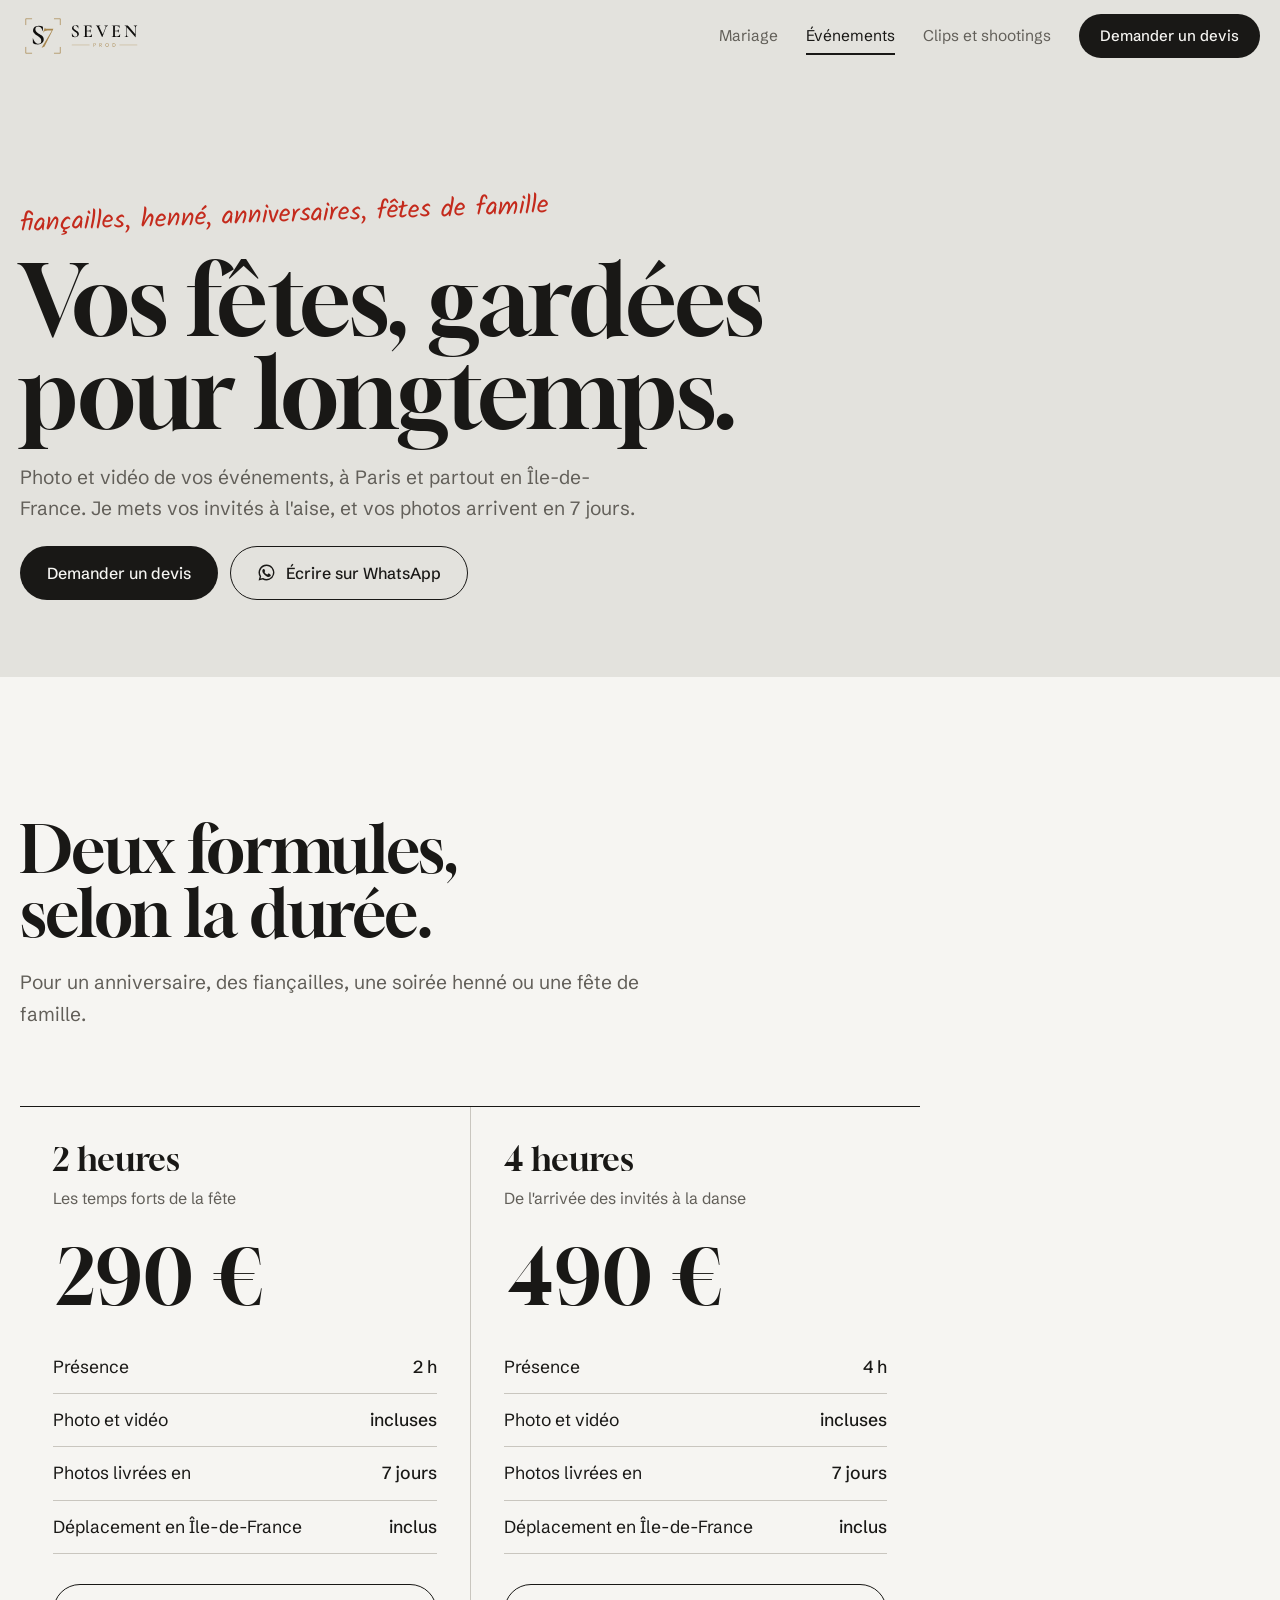
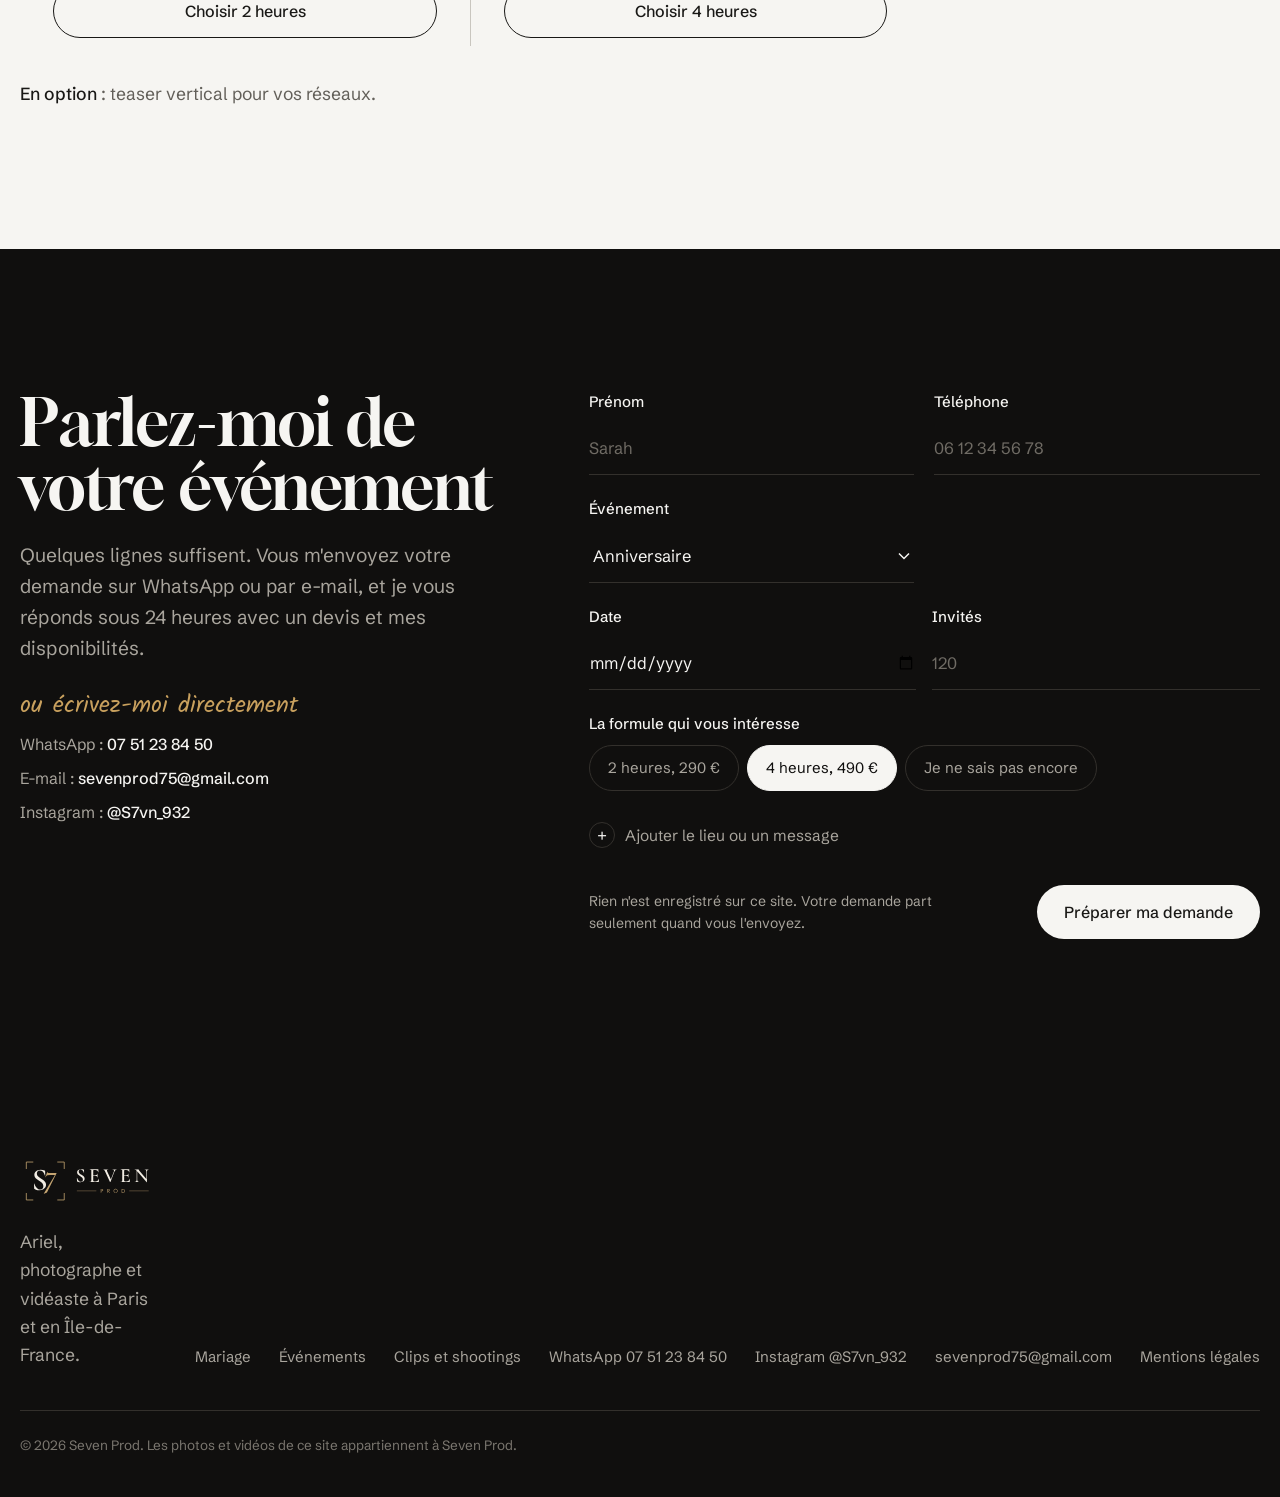
<file: evenements.html>
<!doctype html>
<html lang="fr">
<head>
<meta charset="utf-8">
<meta name="viewport" content="width=device-width, initial-scale=1, viewport-fit=cover">
<title>Seven Prod Événements</title>
<meta name="claude:viewport-fit-sides" content="cover">
<meta name="description" content="Photo et vidéo de fiançailles, henné, anniversaires et fêtes de famille à Paris et en Île-de-France. Formules à 290 € et 490 €.">
<meta name="theme-color" content="#E3E2DD">
<link rel="icon" href="logo/symbole-ivoire.svg" type="image/svg+xml">
<link rel="preconnect" href="https://fonts.googleapis.com"><link rel="preconnect" href="https://fonts.gstatic.com" crossorigin><link rel="stylesheet" href="https://fonts.googleapis.com/css2?family=Gloock&family=Kalam&family=Schibsted+Grotesk:wght@400;500&display=swap">
<link rel="stylesheet" href="styles.css">
<script>document.documentElement.classList.add('js')</script>
</head>
<body>
<header class="tete"><div class="wrap">
<a class="logo" href="index.html" aria-label="Seven Prod, accueil"><img src="logo/logo-horizontal-noir.svg" alt="Seven Prod" width="123" height="46"></a>
<nav class="nav" aria-label="Navigation principale"><a href="index.html">Mariage</a><a href="evenements.html" aria-current="page">Événements</a><a href="clips.html">Clips et shootings</a><a class="btn btn-plein" href="#devis" data-track="cta_devis_entete">Demander un devis</a></nav>
<button class="menu-btn" type="button" aria-expanded="false" aria-controls="menu"><span class="traits" aria-hidden="true"></span><span class="lbl-menu">Menu</span></button>
</div></header>
<div class="menu-mobile" id="menu" inert>
<nav aria-label="Menu"><a href="index.html">Mariage</a><a href="evenements.html" aria-current="page">Événements</a><a href="clips.html">Clips et shootings</a></nav>
<div class="menu-bas"><a class="btn btn-plein" href="#devis" data-track="cta_devis_menu">Demander un devis</a><a class="btn btn-trait sur-papier" href="https://wa.me/33751238450?text=Bonjour%20Ariel%2C%20je%20souhaite%20un%20devis." data-track="clic_whatsapp"><svg viewBox="0 0 24 24" aria-hidden="true" fill="currentColor"><path d="M12 2a10 10 0 0 0-8.6 15.1L2 22l5-1.3A10 10 0 1 0 12 2Zm0 18.2a8.2 8.2 0 0 1-4.2-1.2l-.3-.2-3 .8.8-2.9-.2-.3A8.2 8.2 0 1 1 12 20.2Zm4.5-6.1c-.2-.1-1.5-.7-1.7-.8-.2-.1-.4-.1-.6.1l-.8 1c-.1.2-.3.2-.5.1a6.7 6.7 0 0 1-3.3-2.9c-.3-.4.2-.4.6-1.3.1-.2 0-.3 0-.4l-.8-1.8c-.2-.5-.4-.4-.6-.4h-.5a1 1 0 0 0-.7.3 3 3 0 0 0-.9 2.2 5.2 5.2 0 0 0 1.1 2.7 11.8 11.8 0 0 0 4.5 4c1.7.7 2.3.8 3.2.6a2.7 2.7 0 0 0 1.7-1.2c.2-.6.2-1.1.2-1.2-.1-.1-.3-.2-.5-.3Z"/></svg>Écrire sur WhatsApp</a><p>WhatsApp : 07 51 23 84 50<br>Instagram : @S7vn_932</p></div>
</div>
<main>
<section class="entete-page" aria-labelledby="titre"><div class="wrap"><div class="pile">
<span class="main">fiançailles, henné, anniversaires, fêtes de famille</span>
<h1 id="titre">Vos fêtes, gardées pour longtemps.</h1>
<p class="lead">Photo et vidéo de vos événements, à Paris et partout en Île-de-France. Je mets vos invités à l'aise, et vos photos arrivent en 7 jours.</p>
<div class="btns"><a class="btn btn-plein" href="#devis" data-track="cta_devis_hero">Demander un devis</a><a class="btn btn-trait sur-papier" href="https://wa.me/33751238450?text=Bonjour%20Ariel%2C%20je%20souhaite%20un%20devis%20pour%20un%20%C3%A9v%C3%A9nement." data-track="clic_whatsapp"><svg viewBox="0 0 24 24" aria-hidden="true" fill="currentColor"><path d="M12 2a10 10 0 0 0-8.6 15.1L2 22l5-1.3A10 10 0 1 0 12 2Zm0 18.2a8.2 8.2 0 0 1-4.2-1.2l-.3-.2-3 .8.8-2.9-.2-.3A8.2 8.2 0 1 1 12 20.2Zm4.5-6.1c-.2-.1-1.5-.7-1.7-.8-.2-.1-.4-.1-.6.1l-.8 1c-.1.2-.3.2-.5.1a6.7 6.7 0 0 1-3.3-2.9c-.3-.4.2-.4.6-1.3.1-.2 0-.3 0-.4l-.8-1.8c-.2-.5-.4-.4-.6-.4h-.5a1 1 0 0 0-.7.3 3 3 0 0 0-.9 2.2 5.2 5.2 0 0 0 1.1 2.7 11.8 11.8 0 0 0 4.5 4c1.7.7 2.3.8 3.2.6a2.7 2.7 0 0 0 1.7-1.2c.2-.6.2-1.1.2-1.2-.1-.1-.3-.2-.5-.3Z"/></svg>Écrire sur WhatsApp</a></div>
</div></div></section>

<section class="bloc" id="formules" aria-labelledby="formules-titre" style="background:var(--tirage)"><div class="wrap">
<div class="pile" style="max-width:720px"><h2 id="formules-titre">Deux formules, selon la durée.</h2><p class="lead">Pour un anniversaire, des fiançailles, une soirée henné ou une fête de famille.</p></div>
<div class="tarifs" style="grid-template-columns:repeat(auto-fit,minmax(min(100%,340px),1fr));max-width:900px">
<article class="tarif">
<h3>2 heures</h3><p class="pour">Les temps forts de la fête</p>
<p class="prix">290 €</p>
<ul class="inclus"><li><span>Présence</span><span>2 h</span></li><li><span>Photo et vidéo</span><span>incluses</span></li><li><span>Photos livrées en</span><span>7 jours</span></li><li><span>Déplacement en Île-de-France</span><span>inclus</span></li></ul>
<a class="btn btn-trait sur-papier" href="#devis" data-formule="0" data-track="cta_formule_2h">Choisir 2 heures</a>
</article>
<article class="tarif">
<h3>4 heures</h3><p class="pour">De l'arrivée des invités à la danse</p>
<p class="prix">490 €</p>
<ul class="inclus"><li><span>Présence</span><span>4 h</span></li><li><span>Photo et vidéo</span><span>incluses</span></li><li><span>Photos livrées en</span><span>7 jours</span></li><li><span>Déplacement en Île-de-France</span><span>inclus</span></li></ul>
<a class="btn btn-trait sur-papier" href="#devis" data-formule="1" data-track="cta_formule_4h">Choisir 4 heures</a>
</article>
</div>
<p class="glisser main">glissez pour comparer</p>
<p class="options"><b>En option</b> : teaser vertical pour vos réseaux.</p>
</div></section>

<section class="bloc noir" id="devis" aria-labelledby="devis-titre"><div class="wrap devis">
<div class="pile">
<h2 id="devis-titre">Parlez-moi de votre événement</h2>
<p class="lead">Quelques lignes suffisent. Vous m'envoyez votre demande sur WhatsApp ou par e-mail, et je vous réponds sous 24 heures avec un devis et mes disponibilités.</p>
<div class="direct"><span class="main">ou écrivez-moi directement</span><span>WhatsApp : <b>07 51 23 84 50</b></span><span>E-mail : <b>sevenprod75@gmail.com</b></span><span>Instagram : <b>@S7vn_932</b></span></div>
</div>
<form id="form-devis" novalidate>
<div class="champ"><label for="prenom">Prénom</label><input id="prenom" name="prenom" autocomplete="given-name" required placeholder="Sarah"></div>
<div class="champ"><label for="tel">Téléphone</label><input id="tel" name="tel" type="tel" autocomplete="tel" required placeholder="06 12 34 56 78"></div>
<div class="champ"><label for="type">Événement</label><select id="type" name="type"><option>Mariage</option><option>Fiançailles</option><option>Henné</option><option selected>Anniversaire</option><option>Autre événement</option></select></div>
<div class="duo-champs"><div class="champ"><label for="date">Date</label><input id="date" name="date" type="date"></div>
<div class="champ"><label for="invites">Invités</label><input id="invites" name="invites" inputmode="numeric" placeholder="120"></div></div>
<div class="champ large"><span class="lbl" id="lbl-formule">La formule qui vous intéresse</span><div class="choix" role="radiogroup" aria-labelledby="lbl-formule"><label><input type="radio" name="formule" id="f0" value="2 heures, 290 €">2 heures, 290 €</label><label><input type="radio" name="formule" id="f1" value="4 heures, 490 €" checked>4 heures, 490 €</label><label><input type="radio" name="formule" id="f2" value="Je ne sais pas encore">Je ne sais pas encore</label></div></div>
<details class="plus champ large"><summary>Ajouter le lieu ou un message</summary><div class="plus-in">
<div class="champ"><label for="lieu">Lieu</label><input id="lieu" name="lieu" placeholder="Ville ou nom de la salle"></div>
<div class="champ"><label for="message">Votre message</label><textarea id="message" name="message" placeholder="Mairie le matin, salle le soir, photo et film…"></textarea></div>
</div></details>
<p class="erreur" id="erreur" role="alert" hidden></p>
<div class="bas-form"><small>Rien n'est enregistré sur ce site. Votre demande part seulement quand vous l'envoyez.</small><button class="btn btn-clair" type="submit">Préparer ma demande</button></div>
<div class="pret" id="pret" hidden>
<h3>Votre demande est prête</h3>
<p>Choisissez comment l'envoyer. Sur WhatsApp, le message s'ouvre déjà rempli.</p>
<pre id="recap"></pre>
<div class="btns"><a class="btn btn-plein" id="envoi-wa" href="https://wa.me/33751238450" data-track="devis_envoye_whatsapp"><svg viewBox="0 0 24 24" aria-hidden="true" fill="currentColor"><path d="M12 2a10 10 0 0 0-8.6 15.1L2 22l5-1.3A10 10 0 1 0 12 2Zm0 18.2a8.2 8.2 0 0 1-4.2-1.2l-.3-.2-3 .8.8-2.9-.2-.3A8.2 8.2 0 1 1 12 20.2Zm4.5-6.1c-.2-.1-1.5-.7-1.7-.8-.2-.1-.4-.1-.6.1l-.8 1c-.1.2-.3.2-.5.1a6.7 6.7 0 0 1-3.3-2.9c-.3-.4.2-.4.6-1.3.1-.2 0-.3 0-.4l-.8-1.8c-.2-.5-.4-.4-.6-.4h-.5a1 1 0 0 0-.7.3 3 3 0 0 0-.9 2.2 5.2 5.2 0 0 0 1.1 2.7 11.8 11.8 0 0 0 4.5 4c1.7.7 2.3.8 3.2.6a2.7 2.7 0 0 0 1.7-1.2c.2-.6.2-1.1.2-1.2-.1-.1-.3-.2-.5-.3Z"/></svg>Envoyer sur WhatsApp</a><a class="btn btn-trait" id="envoi-mail" href="mailto:sevenprod75@gmail.com" data-track="devis_envoye_email">Envoyer par e-mail</a><button class="btn btn-trait" type="button" id="copier">Copier le texte</button></div>
</div>
</form>
</div></section>
</main>
<footer class="pied"><div class="wrap">
<div class="pile" style="gap:18px"><a class="logo" href="index.html"><img src="logo/logo-horizontal-ivoire.svg" alt="Seven Prod" width="155" height="58" loading="lazy"></a><p>Ariel, photographe et vidéaste à Paris et en Île-de-France.</p></div>
<nav aria-label="Liens du pied de page"><a href="index.html">Mariage</a><a href="evenements.html">Événements</a><a href="clips.html">Clips et shootings</a><a href="https://wa.me/33751238450" data-track="clic_whatsapp">WhatsApp 07 51 23 84 50</a><a href="https://instagram.com/S7vn_932" data-track="clic_instagram">Instagram @S7vn_932</a><a href="mailto:sevenprod75@gmail.com">sevenprod75@gmail.com</a><a href="mentions-legales.html">Mentions légales</a></nav>
<p class="mini">© 2026 Seven Prod. Les photos et vidéos de ce site appartiennent à Seven Prod.</p>
</div></footer>
<div class="barre" id="barre"><a class="btn btn-clair" href="#devis" data-track="cta_devis_mobile">Devis gratuit</a><a class="btn btn-trait" href="https://wa.me/33751238450?text=Bonjour%20Ariel%2C%20je%20souhaite%20un%20devis%20pour%20un%20%C3%A9v%C3%A9nement." data-track="clic_whatsapp"><svg viewBox="0 0 24 24" aria-hidden="true" fill="currentColor"><path d="M12 2a10 10 0 0 0-8.6 15.1L2 22l5-1.3A10 10 0 1 0 12 2Zm0 18.2a8.2 8.2 0 0 1-4.2-1.2l-.3-.2-3 .8.8-2.9-.2-.3A8.2 8.2 0 1 1 12 20.2Zm4.5-6.1c-.2-.1-1.5-.7-1.7-.8-.2-.1-.4-.1-.6.1l-.8 1c-.1.2-.3.2-.5.1a6.7 6.7 0 0 1-3.3-2.9c-.3-.4.2-.4.6-1.3.1-.2 0-.3 0-.4l-.8-1.8c-.2-.5-.4-.4-.6-.4h-.5a1 1 0 0 0-.7.3 3 3 0 0 0-.9 2.2 5.2 5.2 0 0 0 1.1 2.7 11.8 11.8 0 0 0 4.5 4c1.7.7 2.3.8 3.2.6a2.7 2.7 0 0 0 1.7-1.2c.2-.6.2-1.1.2-1.2-.1-.1-.3-.2-.5-.3Z"/></svg>WhatsApp</a></div>

<script src="app.js" defer></script>
</body>
</html>
</file>
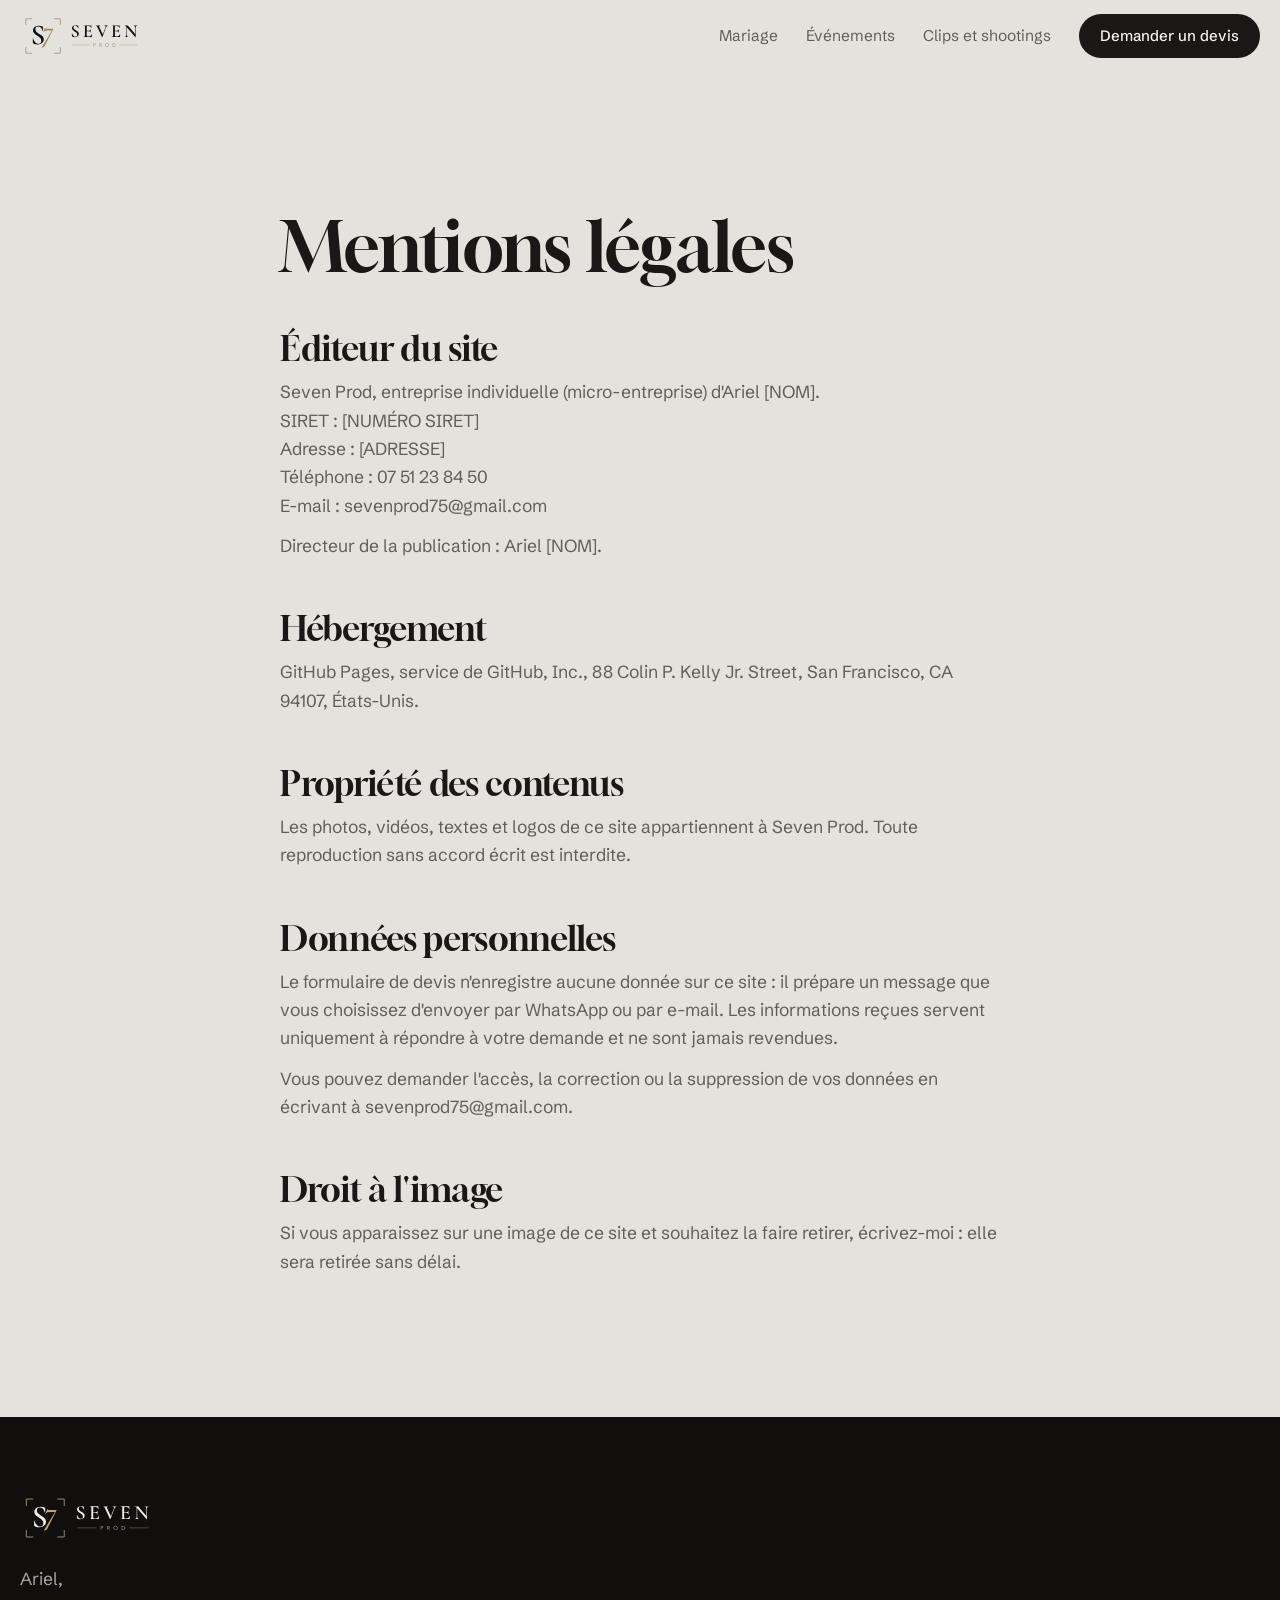
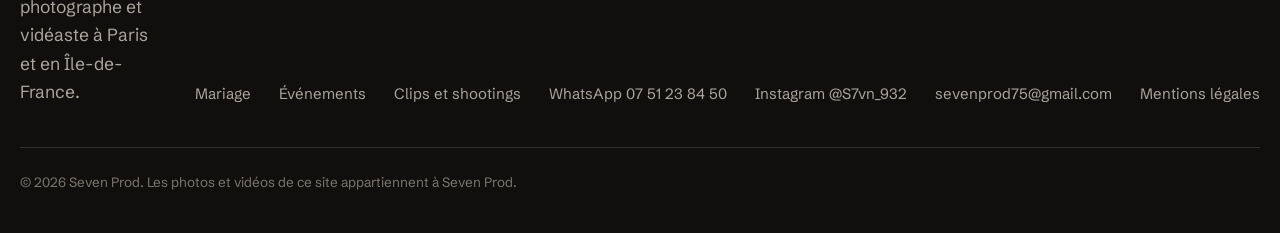
<file: mentions-legales.html>
<!doctype html>
<html lang="fr">
<head>
<meta charset="utf-8">
<meta name="viewport" content="width=device-width, initial-scale=1, viewport-fit=cover">
<title>Seven Prod Mentions légales</title>
<meta name="claude:viewport-fit-sides" content="cover">
<meta name="description" content="Mentions légales du site Seven Prod.">
<meta name="theme-color" content="#E3E2DD">
<link rel="icon" href="logo/symbole-ivoire.svg" type="image/svg+xml">
<link rel="preconnect" href="https://fonts.googleapis.com"><link rel="preconnect" href="https://fonts.gstatic.com" crossorigin><link rel="stylesheet" href="https://fonts.googleapis.com/css2?family=Gloock&family=Kalam&family=Schibsted+Grotesk:wght@400;500&display=swap">
<link rel="stylesheet" href="styles.css">
<script>document.documentElement.classList.add('js')</script>
</head>
<body>
<header class="tete"><div class="wrap">
<a class="logo" href="index.html" aria-label="Seven Prod, accueil"><img src="logo/logo-horizontal-noir.svg" alt="Seven Prod" width="123" height="46"></a>
<nav class="nav" aria-label="Navigation principale"><a href="index.html">Mariage</a><a href="evenements.html">Événements</a><a href="clips.html">Clips et shootings</a><a class="btn btn-plein" href="index.html#devis" data-track="cta_devis_entete">Demander un devis</a></nav>
<button class="menu-btn" type="button" aria-expanded="false" aria-controls="menu"><span class="traits" aria-hidden="true"></span><span class="lbl-menu">Menu</span></button>
</div></header>
<div class="menu-mobile" id="menu" inert>
<nav aria-label="Menu"><a href="index.html">Mariage</a><a href="evenements.html">Événements</a><a href="clips.html">Clips et shootings</a></nav>
<div class="menu-bas"><a class="btn btn-plein" href="index.html#devis" data-track="cta_devis_menu">Demander un devis</a><a class="btn btn-trait sur-papier" href="https://wa.me/33751238450?text=Bonjour%20Ariel%2C%20je%20souhaite%20un%20devis." data-track="clic_whatsapp"><svg viewBox="0 0 24 24" aria-hidden="true" fill="currentColor"><path d="M12 2a10 10 0 0 0-8.6 15.1L2 22l5-1.3A10 10 0 1 0 12 2Zm0 18.2a8.2 8.2 0 0 1-4.2-1.2l-.3-.2-3 .8.8-2.9-.2-.3A8.2 8.2 0 1 1 12 20.2Zm4.5-6.1c-.2-.1-1.5-.7-1.7-.8-.2-.1-.4-.1-.6.1l-.8 1c-.1.2-.3.2-.5.1a6.7 6.7 0 0 1-3.3-2.9c-.3-.4.2-.4.6-1.3.1-.2 0-.3 0-.4l-.8-1.8c-.2-.5-.4-.4-.6-.4h-.5a1 1 0 0 0-.7.3 3 3 0 0 0-.9 2.2 5.2 5.2 0 0 0 1.1 2.7 11.8 11.8 0 0 0 4.5 4c1.7.7 2.3.8 3.2.6a2.7 2.7 0 0 0 1.7-1.2c.2-.6.2-1.1.2-1.2-.1-.1-.3-.2-.5-.3Z"/></svg>Écrire sur WhatsApp</a><p>WhatsApp : 07 51 23 84 50<br>Instagram : @S7vn_932</p></div>
</div>
<main>
<section class="bloc"><div class="wrap texte">
<h1 style="font-size:clamp(44px,5.4vw,72px)">Mentions légales</h1>
<h2>Éditeur du site</h2>
<p>Seven Prod, entreprise individuelle (micro-entreprise) d'Ariel [NOM].<br>SIRET : [NUMÉRO SIRET]<br>Adresse : [ADRESSE]<br>Téléphone : 07 51 23 84 50<br>E-mail : sevenprod75@gmail.com</p>
<p>Directeur de la publication : Ariel [NOM].</p>
<h2>Hébergement</h2>
<p>GitHub Pages, service de GitHub, Inc., 88 Colin P. Kelly Jr. Street, San Francisco, CA 94107, États-Unis.</p>
<h2>Propriété des contenus</h2>
<p>Les photos, vidéos, textes et logos de ce site appartiennent à Seven Prod. Toute reproduction sans accord écrit est interdite.</p>
<h2>Données personnelles</h2>
<p>Le formulaire de devis n'enregistre aucune donnée sur ce site : il prépare un message que vous choisissez d'envoyer par WhatsApp ou par e-mail. Les informations reçues servent uniquement à répondre à votre demande et ne sont jamais revendues.</p>
<p>Vous pouvez demander l'accès, la correction ou la suppression de vos données en écrivant à sevenprod75@gmail.com.</p>
<h2>Droit à l'image</h2>
<p>Si vous apparaissez sur une image de ce site et souhaitez la faire retirer, écrivez-moi : elle sera retirée sans délai.</p>
</div></section>
</main>
<footer class="pied"><div class="wrap">
<div class="pile" style="gap:18px"><a class="logo" href="index.html"><img src="logo/logo-horizontal-ivoire.svg" alt="Seven Prod" width="155" height="58" loading="lazy"></a><p>Ariel, photographe et vidéaste à Paris et en Île-de-France.</p></div>
<nav aria-label="Liens du pied de page"><a href="index.html">Mariage</a><a href="evenements.html">Événements</a><a href="clips.html">Clips et shootings</a><a href="https://wa.me/33751238450" data-track="clic_whatsapp">WhatsApp 07 51 23 84 50</a><a href="https://instagram.com/S7vn_932" data-track="clic_instagram">Instagram @S7vn_932</a><a href="mailto:sevenprod75@gmail.com">sevenprod75@gmail.com</a><a href="mentions-legales.html">Mentions légales</a></nav>
<p class="mini">© 2026 Seven Prod. Les photos et vidéos de ce site appartiennent à Seven Prod.</p>
</div></footer>
<div class="barre" id="barre"><a class="btn btn-clair" href="index.html#devis" data-track="cta_devis_mobile">Devis gratuit</a><a class="btn btn-trait" href="https://wa.me/33751238450?text=Bonjour%20Ariel%2C%20je%20souhaite%20un%20devis." data-track="clic_whatsapp"><svg viewBox="0 0 24 24" aria-hidden="true" fill="currentColor"><path d="M12 2a10 10 0 0 0-8.6 15.1L2 22l5-1.3A10 10 0 1 0 12 2Zm0 18.2a8.2 8.2 0 0 1-4.2-1.2l-.3-.2-3 .8.8-2.9-.2-.3A8.2 8.2 0 1 1 12 20.2Zm4.5-6.1c-.2-.1-1.5-.7-1.7-.8-.2-.1-.4-.1-.6.1l-.8 1c-.1.2-.3.2-.5.1a6.7 6.7 0 0 1-3.3-2.9c-.3-.4.2-.4.6-1.3.1-.2 0-.3 0-.4l-.8-1.8c-.2-.5-.4-.4-.6-.4h-.5a1 1 0 0 0-.7.3 3 3 0 0 0-.9 2.2 5.2 5.2 0 0 0 1.1 2.7 11.8 11.8 0 0 0 4.5 4c1.7.7 2.3.8 3.2.6a2.7 2.7 0 0 0 1.7-1.2c.2-.6.2-1.1.2-1.2-.1-.1-.3-.2-.5-.3Z"/></svg>WhatsApp</a></div>

<script src="app.js" defer></script>
</body>
</html>
</file>
<file: styles.css>
/* Seven Prod — la planche-contact annotée.
   Le site se lit comme une planche de tirage posée sur la table : papier photo gris, bandes de film noires,
   et les annotations au feutre rouge d'Ariel. Le feutre est la seule couleur vive, réservée à la main humaine. */
:root{
  --papier:#E3E2DD;      /* papier photo, gris neutre */
  --tirage:#F6F5F2;      /* blanc des bords de tirage */
  --encre:#191816;       /* texte et bandes sombres */
  --film:#100F0E;        /* noir de la pellicule */
  --gris:#625F59;        /* texte secondaire sur papier */
  --gris-clair:#A9A59D;  /* texte secondaire sur noir */
  --filet:#C9C6BF;       /* filets sur papier */
  --filet-noir:#33302C;  /* filets sur noir */
  --feutre:#C42A1C;      /* feutre rouge de la planche-contact */
  --ambre:#C9A15E;       /* chiffres imprimés sur le bord du film, couleur du logo */
  --display:"Gloock", "Iowan Old Style", "Palatino Linotype", Georgia, serif;
  --texte:"Schibsted Grotesk", "Helvetica Neue", Arial, sans-serif;
  --main:"Kalam", "Segoe Print", "Bradley Hand", cursive;
  --gut:max(20px, env(safe-area-inset-left, 0px));
  --gut-r:max(20px, env(safe-area-inset-right, 0px));
  --doux:cubic-bezier(.2,.7,.15,1);
  color-scheme:light;
}
*{box-sizing:border-box}
[hidden]{display:none!important}
html{scroll-behavior:smooth;-webkit-text-size-adjust:100%}
body{margin:0;background:var(--papier);color:var(--encre);font:400 17.5px/1.62 var(--texte);-webkit-font-smoothing:antialiased;text-rendering:optimizeLegibility}
main{overflow-x:hidden;overflow-x:clip}
html{-webkit-tap-highlight-color:transparent}
body::before{content:"";position:fixed;inset:0 0 auto;height:env(safe-area-inset-top,0px);z-index:60;background:var(--papier)}
img{max-width:100%;height:auto;display:block}
a{color:inherit}
:focus-visible{outline:2px solid var(--feutre);outline-offset:3px}
h1,h2,h3{font-family:var(--display);font-weight:400;margin:0;text-wrap:balance;letter-spacing:-.01em}
h1{font-size:clamp(46px,7.6vw,112px);line-height:.96}
h2{font-size:clamp(36px,5vw,68px);line-height:1}
h3{font-size:clamp(24px,2.2vw,30px);line-height:1.1}
p{margin:0}
.wrap{max-width:1280px;margin:0 auto;padding-left:var(--gut);padding-right:var(--gut-r)}
.bloc{padding-block:clamp(84px,11vw,150px)}
.noir{background:var(--film);color:var(--tirage)}
.lead{font-size:clamp(18px,1.5vw,20.5px);color:var(--gris);max-width:52ch}
.noir .lead{color:var(--gris-clair)}
.pile{display:flex;flex-direction:column;gap:22px}
.main{font-family:var(--main);color:var(--feutre);font-weight:400;line-height:1.15}

/* boutons */
.btns{display:flex;flex-wrap:wrap;gap:12px}
.btn{display:inline-flex;align-items:center;justify-content:center;gap:10px;min-height:54px;padding:0 26px;border-radius:999px;border:1.5px solid transparent;font:500 16px/1 var(--texte);text-decoration:none;cursor:pointer;transition:transform .35s var(--doux),background-color .25s,color .25s,border-color .25s}
.btn:hover{transform:translateY(-2px)}
.btn:active{transform:translateY(0) scale(.98)}
.btn svg{width:19px;height:19px;flex:none}
.btn-plein{background:var(--encre);color:var(--tirage)}
.btn-plein:hover{background:#000}
.btn-clair{background:var(--tirage);color:var(--encre)}
.btn-clair:hover{background:#fff}
.btn-trait{border-color:currentColor;background:transparent}
.noir .btn-trait:hover,.hero .btn-trait:hover{background:var(--tirage);color:var(--encre);border-color:var(--tirage)}
.btn-trait.sur-papier:hover{background:var(--encre);color:var(--tirage);border-color:var(--encre)}

/* en-tête */
.tete{position:sticky;top:env(safe-area-inset-top,0px);z-index:50;background:rgba(227,226,221,.95);background:color-mix(in srgb,var(--papier) 92%,transparent);-webkit-backdrop-filter:blur(12px);backdrop-filter:blur(12px);border-bottom:1px solid transparent;transition:border-color .3s}
.tete.colle{border-bottom-color:var(--filet)}
.tete .wrap{display:flex;align-items:center;justify-content:space-between;gap:24px;min-height:72px}
.tete .logo img{height:46px;width:auto}
.nav{display:flex;align-items:center;gap:28px;font-size:15.5px}
.nav a{text-decoration:none;color:var(--gris);padding-block:10px;position:relative;transition:color .2s}
.nav a:not(.btn)::after{content:"";position:absolute;left:0;right:0;bottom:4px;height:1.5px;background:var(--encre);transform:scaleX(0);transform-origin:left;transition:transform .45s var(--doux)}
.nav a:not(.btn):hover{color:var(--encre)}
.nav a:not(.btn):hover::after,.nav a[aria-current="page"]::after{transform:scaleX(1)}
.nav a[aria-current="page"]{color:var(--encre)}
.nav .btn{min-height:44px;padding:0 20px;font-size:15px;color:var(--tirage)}
.menu-btn{display:none}
.menu-mobile{display:none}
@media (max-width:880px){
  .nav{display:none}.tete .wrap{min-height:64px}.tete .logo img{height:40px}
  .menu-btn{display:inline-flex;align-items:center;gap:12px;min-height:44px;padding:0 18px;border-radius:999px;border:1.5px solid var(--encre);background:transparent;color:var(--encre);font:500 15px/1 var(--texte);cursor:pointer}
  .menu-btn .traits{position:relative;width:16px;height:10px}
  .menu-btn .traits::before,.menu-btn .traits::after{content:"";position:absolute;left:0;right:0;height:1.5px;background:currentColor;transition:transform .45s var(--doux),top .45s var(--doux)}
  .menu-btn .traits::before{top:1px}.menu-btn .traits::after{top:7px}
  .menu-btn[aria-expanded="true"] .traits::before{top:4px;transform:rotate(45deg)}
  .menu-btn[aria-expanded="true"] .traits::after{top:4px;transform:rotate(-45deg)}
  .menu-mobile{display:flex;flex-direction:column;justify-content:space-between;gap:32px;position:fixed;left:0;right:0;top:calc(env(safe-area-inset-top,0px) + 65px);bottom:0;z-index:49;overflow-y:auto;background:var(--papier);padding:20px var(--gut-r) calc(24px + env(safe-area-inset-bottom,0px)) var(--gut);opacity:0;visibility:hidden;transform:translateY(-14px);transition:opacity .3s var(--doux),transform .5s var(--doux),visibility 0s .5s}
  .menu-mobile.ouvert{opacity:1;visibility:visible;transform:none;transition:opacity .3s var(--doux),transform .5s var(--doux),visibility 0s}
  .menu-mobile nav{display:flex;flex-direction:column}
  .menu-mobile nav a{font-family:var(--display);font-size:clamp(36px,10.5vw,50px);line-height:1.25;padding-block:6px;text-decoration:none;color:var(--encre);border-bottom:1px solid var(--filet)}
  .menu-mobile nav a[aria-current="page"]{text-decoration:underline;text-decoration-thickness:1.5px;text-underline-offset:10px}
  .menu-bas{display:flex;flex-direction:column;gap:12px}
  .menu-bas .btn{width:100%}
  .menu-bas p{color:var(--gris);font-size:15px;margin-top:6px}
  body.menu-ouvert{overflow:hidden}
  body.menu-ouvert .barre{transform:translateY(115%)}
}

/* héros : le viseur de la caméra, le seul mouvement automatique */
.hero{position:relative;overflow:hidden;background:var(--film);color:var(--tirage);isolation:isolate;min-height:clamp(560px,86vh,900px);display:flex;align-items:flex-end}
.hero-img{position:absolute;inset:-6% 0 0;z-index:-2;will-change:transform}
.hero-img img,.hero-img video{display:block;width:100%;height:100%;object-fit:cover;object-position:50% 50%;filter:grayscale(.15) contrast(1.06);animation:pose 2.6s var(--doux) both}
.hero::before{content:"";position:absolute;inset:0;z-index:-1;background:linear-gradient(180deg,rgba(16,15,14,.45) 0%,rgba(16,15,14,.15) 30%,rgba(16,15,14,.5) 62%,rgba(16,15,14,.94) 100%)}
.viseur{position:absolute;inset:clamp(16px,3vw,34px);inset-inline-start:max(clamp(16px,3vw,34px),env(safe-area-inset-left,0px));inset-inline-end:max(clamp(16px,3vw,34px),env(safe-area-inset-right,0px));pointer-events:none;font:500 13px/1 var(--texte);font-variant-numeric:tabular-nums;letter-spacing:.04em;color:rgba(246,245,242,.92);text-shadow:0 1px 6px rgba(0,0,0,.65);filter:drop-shadow(0 0 3px rgba(0,0,0,.35))}
.viseur i{position:absolute;width:42px;height:42px;border:1.5px solid rgba(246,245,242,.7)}
.viseur i:nth-child(1){top:0;left:0;border-right:0;border-bottom:0}
.viseur i:nth-child(2){top:0;right:0;border-left:0;border-bottom:0}
.viseur i:nth-child(3){bottom:0;left:0;border-right:0;border-top:0}
.viseur i:nth-child(4){bottom:0;right:0;border-left:0;border-top:0}
.rec{position:absolute;top:16px;left:58px;display:flex;align-items:center;gap:9px}
.rec b{width:9px;height:9px;border-radius:50%;background:var(--feutre);animation:rec 1.6s steps(1) infinite}
.reglage{position:absolute;top:16px;right:58px}
@keyframes rec{50%{opacity:.15}}
@keyframes pose{from{transform:scale(1.08)}to{transform:none}}
.hero .wrap{width:100%;padding-block:150px clamp(64px,8vw,104px)}
.hero-txt{display:flex;flex-direction:column;gap:26px;max-width:880px}
.hero h1 span{display:block;overflow:hidden;padding-bottom:.06em}
.hero h1 span>span{display:block;animation:monte 1.25s var(--doux) both}
.hero h1 span:nth-child(2)>span{animation-delay:.12s}
.hero .lead{color:#D9D6CF;max-width:46ch;animation:apparait 1.2s .45s var(--doux) both}
.hero .btns{animation:apparait 1.2s .6s var(--doux) both}
@keyframes monte{from{transform:translateY(105%)}to{transform:none}}
@keyframes apparait{from{opacity:0;transform:translateY(14px)}to{opacity:1;transform:none}}
/* diaporama de secours si la vidéo est bloquée */
.hero-img .hero-diapo{position:absolute;inset:0}
.hero-img .hero-diapo img{position:absolute;inset:0;animation:none;opacity:0;transform:scale(1);transition:opacity 1.3s ease,transform 5.5s linear}
.hero-img .hero-diapo img.actif{opacity:1;transform:scale(1.06)}
/* téléphone : la vidéo garde son format d'origine dans le viseur, le texte passe dessous */
@media (max-width:700px){
  .hero{display:block;min-height:0}
  .hero::before{display:none}
  .hero-img{position:relative;inset:auto;z-index:0;aspect-ratio:16/9;transform:none!important;will-change:auto}
  .hero-img::after{content:"";position:absolute;inset:auto 0 0;height:30%;background:linear-gradient(180deg,transparent,var(--film));pointer-events:none}
  .hero-img img,.hero-img video{object-position:50% 50%}
  .viseur{inset:12px 12px auto 12px;height:calc(56.25vw - 24px);z-index:2}
  .viseur i{width:26px;height:26px}
  .rec{top:9px;left:36px;font-size:12px}
  .reglage{display:none}
  .hero .wrap{padding-block:22px 44px}
  .hero-txt{gap:20px}
  .hero h1{font-size:clamp(40px,11.4vw,54px)}
  .hero .lead{font-size:17px}
  .hero .btns{flex-direction:column;align-items:stretch}
  .hero .btns .btn{width:100%}
}

/* annotations au feutre : se tracent quand on arrive dessus */
.trait{position:absolute;overflow:visible;pointer-events:none;z-index:4}
.trait path{fill:none;stroke:var(--feutre);stroke-width:3.2;stroke-linecap:round;stroke-linejoin:round;vector-effect:non-scaling-stroke}
.js .trait{clip-path:inset(-10% 100% -10% -10%);-webkit-clip-path:inset(-10% 100% -10% -10%);transition:clip-path 1.1s var(--doux),-webkit-clip-path 1.1s var(--doux)}
.js .ariel .trait{clip-path:inset(-10% -10% -10% 100%);-webkit-clip-path:inset(-10% -10% -10% 100%)}
.js .vu .trait,.js .vu.ariel .trait,.js .ariel .vu .trait{clip-path:inset(-10% -10% -10% -10%);-webkit-clip-path:inset(-10% -10% -10% -10%)}
.note{position:absolute;z-index:4;font-family:var(--main);color:var(--feutre);font-size:clamp(20px,1.8vw,25px);line-height:1.1;white-space:nowrap;transform:rotate(-4deg)}
.js .note{opacity:0;transition:opacity .5s .9s}
.js .vu .note{opacity:1}

/* Ariel */
.ariel{display:grid;grid-template-columns:minmax(0,5fr) minmax(0,6fr);gap:clamp(48px,8vw,120px);align-items:center}
.tirage{position:relative;margin:0;background:var(--tirage);padding:14px 14px 56px;box-shadow:0 1px 2px rgba(25,24,22,.12),0 22px 44px -22px rgba(25,24,22,.35);transform:rotate(-1.6deg);transition:transform .8s var(--doux);max-width:470px}
.tirage:hover{transform:rotate(0)}
.tirage img{width:100%;aspect-ratio:4/5;object-fit:cover;object-position:50% 25%}
.tirage figcaption{position:absolute;left:18px;bottom:14px;font-family:var(--main);font-size:22px;color:var(--encre)}
.ariel .trait{right:-64px;top:7%;width:118px;height:84px}
.ariel .note{right:-112px;top:-30px}
.signature{display:flex;align-items:center;gap:14px;padding-top:22px;border-top:1px solid var(--filet);font-size:15.5px;color:var(--gris)}
.signature b{font-weight:500;color:var(--encre)}
@media (max-width:980px){.ariel .trait,.ariel .note{display:none}}
@media (max-width:860px){.ariel{grid-template-columns:minmax(0,1fr)}.tirage{max-width:420px;margin-inline:auto}}

/* planche-contact */
.planche-tete{display:grid;grid-template-columns:minmax(0,1fr) minmax(0,1fr);gap:24px clamp(40px,6vw,96px);align-items:end}
.planche{display:flex;flex-direction:column;gap:clamp(26px,3vw,40px);margin-top:clamp(48px,6vw,80px)}
.bande{position:relative;background:var(--film);padding:30px clamp(12px,1.4vw,18px) 34px;box-shadow:0 26px 50px -30px rgba(0,0,0,.6)}
.bande:nth-child(2){margin-inline-start:clamp(0px,5vw,72px);transform:rotate(.35deg)}
.bande:nth-child(1){transform:rotate(-.25deg)}
.bande::before,.bande::after{content:"";position:absolute;left:8px;right:8px;height:9px;background:radial-gradient(closest-side,#CFCBC3 68%,transparent 76%) 0 0/18px 9px repeat-x;opacity:.85}
.bande::before{top:9px}
.bande::after{bottom:9px}
.cases{display:grid;grid-template-columns:repeat(3,minmax(0,1fr));gap:12px}
.case{position:relative;margin:0;display:flex;flex-direction:column;gap:8px;min-width:0}
.case button{all:unset;cursor:zoom-in;display:block;position:relative;overflow:hidden;background:#000}
.case button:focus-visible{outline:2px solid var(--ambre);outline-offset:3px}
.case img{width:100%;aspect-ratio:16/9;object-fit:cover;transition:transform 1.1s var(--doux),filter .6s}
.case button:hover img{transform:scale(1.045)}
.case figcaption{display:flex;justify-content:space-between;gap:12px;font-size:13px;color:var(--ambre);font-variant-numeric:tabular-nums;letter-spacing:.03em}
.case figcaption span:last-child{color:var(--gris-clair);text-align:right}
.choisie .trait{inset:-14% -7% -28% -6%;width:113%;height:142%}
.choisie .note{right:-4px;top:-46px}
.glisser{display:none}
@media (max-width:760px){
  /* téléphone : une seule bande verticale qui descend avec la journée, images en pleine largeur */
  .planche{gap:0;margin-top:40px}
  .bande,.bande:nth-child(2){transform:none;margin-inline:calc(-1 * var(--gut)) calc(-1 * var(--gut-r));padding:16px 32px;box-shadow:none}
  .bande:first-child{padding-bottom:9px}
  .bande:nth-child(2){padding-top:10px;margin-top:-1px}
  .bande::before,.bande::after{top:0;bottom:0;left:10px;right:auto;width:12px;height:auto;background:radial-gradient(closest-side,#CFCBC3 64%,transparent 74%) 0 0/12px 19px repeat-y}
  .bande::after{left:auto;right:10px}
  .cases{display:flex;flex-direction:column;gap:20px}
  .case figcaption{font-size:13.5px}
  .choisie{margin-top:18px}
  .choisie .note{top:-30px;left:2px;right:auto;font-size:22px}
  .choisie .trait{inset:-7% -5% -20% -5%;width:110%;height:127%}
  .glisser{display:block;margin-top:14px;font-size:22px;color:var(--gris)}
  .planche-tete{grid-template-columns:minmax(0,1fr)}
}

/* formules : une feuille de tarifs, pas des cartes */
.tarifs{display:grid;grid-template-columns:repeat(3,minmax(0,1fr));margin-top:clamp(52px,6vw,84px);border-top:1.5px solid var(--encre)}
.tarif{position:relative;display:flex;flex-direction:column;gap:20px;padding:34px clamp(20px,2.6vw,40px) 8px;min-width:0}
.tarif+.tarif{border-left:1px solid var(--filet)}
.tarif h3{font-size:clamp(28px,2.6vw,36px)}
.tarif .pour{color:var(--gris);font-size:16px;margin-top:-12px}
.prix{position:relative;align-self:flex-start;font-family:var(--display);font-size:clamp(58px,6vw,84px);line-height:1;font-variant-numeric:lining-nums;padding:6px 4px}
.prix .trait{inset:-14% -18% -18% -14%;width:132%;height:132%}
.tarif .note{left:52%;top:18px;transform:rotate(-6deg)}
.inclus{list-style:none;margin:0;padding:0;display:flex;flex-direction:column;flex-grow:1}
.inclus li{padding:12px 0;border-bottom:1px solid var(--filet);display:flex;justify-content:space-between;gap:16px}
.inclus li span:last-child{font-weight:500;text-align:right}
.tarif .btn{margin-top:10px}
.options{margin-top:34px;color:var(--gris);max-width:70ch}
.options b{font-weight:500;color:var(--encre)}
@media (max-width:980px){.tarifs{grid-template-columns:minmax(0,1fr)}.tarif+.tarif{border-left:0;border-top:1px solid var(--filet);margin-top:30px}.tarif{padding-inline:0}.tarif .note{left:auto;right:0}}
@media (max-width:760px){
  .tarifs{display:flex;gap:12px;overflow-x:auto;scroll-snap-type:x mandatory;scrollbar-width:none;border-top:0;margin-top:36px;margin-inline:calc(-1 * var(--gut)) calc(-1 * var(--gut-r));padding:24px var(--gut-r) 8px var(--gut);scroll-padding-inline:var(--gut)}
  .tarifs::-webkit-scrollbar{display:none}
  .tarif,.tarif+.tarif{flex:0 0 84%;scroll-snap-align:center;margin-top:0;border:1px solid var(--filet);padding:26px 22px 22px;background:var(--tirage)}
  .tarif[data-feutre]{border:1.5px solid var(--encre)}
  .tarif .note{top:12px;right:14px;left:auto;font-size:20px}
  .tarif h3{margin-top:14px}
  .prix{font-size:56px}
  .inclus li{padding:10px 0}
}

/* déroulé */
.etapes{list-style:none;margin:clamp(52px,6vw,80px) 0 0;padding:0;display:grid;grid-template-columns:repeat(5,minmax(0,1fr));gap:28px;counter-reset:e}
.etapes li{display:flex;flex-direction:column;gap:12px;min-width:0;padding-top:22px;border-top:1px solid var(--filet-noir);position:relative}
.etapes li::before{counter-increment:e;content:counter(e);position:absolute;top:-15px;left:0;width:30px;height:30px;border-radius:50%;display:grid;place-items:center;background:var(--film);border:1px solid var(--gris-clair);font-size:13.5px;color:var(--tirage)}
.etapes .quand{font-size:14px;color:var(--ambre);padding-top:10px}
.etapes h3{font-size:27px}
.etapes p{color:var(--gris-clair);font-size:16px}
@media (max-width:980px){.etapes{grid-template-columns:minmax(0,1fr);gap:0;border-left:1px solid var(--filet-noir);margin-left:15px}.etapes li{border-top:0;padding:0 0 36px 34px}.etapes li::before{left:-15px;top:0}.etapes .quand{padding-top:4px}}

/* questions */
.faq{display:grid;grid-template-columns:minmax(0,4fr) minmax(0,7fr);gap:clamp(36px,7vw,110px)}
.faq details{border-top:1px solid var(--filet)}
.faq details:last-child{border-bottom:1px solid var(--filet)}
.faq summary{cursor:pointer;list-style:none;display:flex;justify-content:space-between;align-items:center;gap:24px;padding-block:24px;font-family:var(--display);font-size:clamp(22px,2vw,27px);line-height:1.2}
.faq summary::-webkit-details-marker{display:none}
.faq summary::after{content:"";flex:none;width:18px;height:18px;background:linear-gradient(var(--encre),var(--encre)) center/100% 1.5px no-repeat,linear-gradient(var(--encre),var(--encre)) center/1.5px 100% no-repeat;transition:transform .45s var(--doux)}
.faq details[open] summary::after{transform:rotate(135deg)}
.faq .rep{display:grid;grid-template-rows:0fr;transition:grid-template-rows .5s var(--doux)}
.faq details[open] .rep{grid-template-rows:1fr}
.faq .rep>div{overflow:hidden}
.faq .rep p{padding-bottom:26px;color:var(--gris);max-width:62ch}
@media (max-width:860px){.faq{grid-template-columns:minmax(0,1fr)}}

/* aussi */
.aussi{display:grid;grid-template-columns:repeat(2,minmax(0,1fr));gap:20px;margin-top:44px}
.porte{position:relative;display:flex;flex-direction:column;justify-content:flex-end;gap:10px;min-height:400px;padding:clamp(24px,3vw,40px);text-decoration:none;color:var(--tirage);background:var(--film);overflow:hidden;isolation:isolate}
.porte img{position:absolute;inset:0;width:100%;height:100%;object-fit:cover;z-index:-2;opacity:.7;transition:transform 1.2s var(--doux),opacity .5s}
.porte::after{content:"";position:absolute;inset:0;z-index:-1;background:linear-gradient(180deg,transparent 25%,rgba(16,15,14,.92))}
.porte:hover img{transform:scale(1.05);opacity:.82}
.porte h3{font-size:clamp(32px,3.2vw,44px)}
.porte p{color:#D4D0C8;max-width:38ch}
.porte .lien{display:inline-flex;gap:10px;align-items:center;margin-top:6px;font-weight:500}
.porte .lien::after{content:"";width:26px;height:1.5px;background:currentColor;transition:width .45s var(--doux)}
.porte:hover .lien::after{width:44px}
.porte.sans-image{background:var(--encre)}
.porte.sans-image .main{position:absolute;top:clamp(24px,3vw,40px);left:clamp(24px,3vw,40px);font-size:26px;transform:rotate(-3deg);color:var(--ambre)}
@media (max-width:760px){.aussi{grid-template-columns:minmax(0,1fr)}.porte{min-height:320px}}

/* devis */
.devis{display:grid;grid-template-columns:minmax(0,5fr) minmax(0,7fr);gap:clamp(40px,7vw,110px);align-items:start}
.direct{display:flex;flex-direction:column;gap:8px;margin-top:6px;color:var(--gris-clair);font-size:16px}
.direct b{font-weight:500;color:var(--tirage);user-select:all}
.direct .main{font-size:24px;color:var(--ambre);margin-bottom:4px}
form{display:grid;grid-template-columns:repeat(2,minmax(0,1fr));gap:22px 20px}
.champ{display:flex;flex-direction:column;gap:9px;min-width:0}
.champ.large{grid-column:1/-1}
label,.lbl{font-size:15px;font-weight:500;color:var(--tirage)}
.opt{color:var(--gris-clair);font-weight:400}
input:not([type=radio]),select,textarea{-webkit-appearance:none;appearance:none}
input[type=date]{text-align:left;display:block}
input::-webkit-date-and-time-value{text-align:left}
input,select,textarea{font:400 16.5px/1.4 var(--texte);color:var(--tirage);background:transparent;border:0;border-bottom:1.5px solid var(--filet-noir);border-radius:0;padding:12px 0;width:100%;min-height:52px;transition:border-color .3s}
select{background:var(--film) url("data:image/svg+xml,%3Csvg xmlns='http://www.w3.org/2000/svg' viewBox='0 0 12 8'%3E%3Cpath d='M1 1.5l5 5 5-5' fill='none' stroke='%23F6F5F2' stroke-width='1.5'/%3E%3C/svg%3E") no-repeat right 4px center/12px 8px;padding-inline:4px 28px}
textarea{min-height:112px;resize:vertical}
input:focus,select:focus,textarea:focus{outline:none;border-bottom-color:var(--tirage)}
input::placeholder,textarea::placeholder{color:#6F6B64}
.choix{display:flex;flex-wrap:wrap;gap:8px}
.choix label{position:relative;display:inline-flex;align-items:center;min-height:46px;padding:0 18px;border:1px solid var(--filet-noir);border-radius:999px;font-weight:400;color:var(--gris-clair);cursor:pointer;transition:border-color .25s,color .25s,background-color .25s}
.choix input{position:absolute;inset:0;opacity:0;width:100%;height:100%;min-height:0;margin:0;cursor:pointer;border:0}
.choix label:has(input:checked){border-color:var(--tirage);color:var(--film);background:var(--tirage)}
.choix label:has(input:focus-visible){outline:2px solid var(--feutre);outline-offset:2px}
.duo-champs{grid-column:1/-1;display:grid;grid-template-columns:repeat(2,minmax(0,1fr));gap:16px}
.plus summary{list-style:none;cursor:pointer;display:inline-flex;align-items:center;gap:10px;min-height:44px;color:var(--gris-clair);font-size:15.5px}
.plus summary::-webkit-details-marker{display:none}
.plus summary::before{content:"+";display:grid;place-items:center;width:24px;height:24px;border:1px solid var(--filet-noir);border-radius:50%;font-size:16px;color:var(--tirage);transition:transform .4s var(--doux)}
.plus[open] summary::before{transform:rotate(45deg)}
.plus-in{display:flex;flex-direction:column;gap:22px;margin-top:12px}
.bas-form{grid-column:1/-1;display:flex;flex-wrap:wrap;align-items:center;justify-content:space-between;gap:16px;margin-top:6px}
.bas-form small{font-size:14px;color:var(--gris-clair);max-width:42ch}
.erreur{grid-column:1/-1;color:#F0A493;font-size:15.5px}
.pret{grid-column:1/-1;display:flex;flex-direction:column;gap:16px;padding:28px;background:var(--tirage);color:var(--encre);animation:apparait .6s var(--doux) both}
.pret h3{font-size:30px}
.pret p{color:var(--gris)}
.pret pre{margin:0;white-space:pre-wrap;font:400 15px/1.6 var(--texte);color:var(--encre);background:var(--papier);padding:16px;max-height:240px;overflow:auto}
.pret .btn-trait:hover{background:var(--encre);color:var(--tirage);border-color:var(--encre)}
@media (max-width:860px){.devis,form{grid-template-columns:minmax(0,1fr)}}

/* galerie (clips) : des tirages posés sur la table */
.filtres{display:flex;flex-wrap:wrap;gap:8px;margin-top:36px}
.filtres button{font:400 15.5px/1 var(--texte);min-height:44px;padding:0 18px;border-radius:999px;border:1px solid var(--filet);background:transparent;color:var(--gris);cursor:pointer;transition:background-color .25s,color .25s,border-color .25s}
.filtres button:hover{border-color:var(--encre);color:var(--encre)}
.filtres button[aria-pressed="true"]{background:var(--encre);border-color:var(--encre);color:var(--tirage)}
.galerie{columns:3 300px;column-gap:26px;margin-top:40px}
.photo{break-inside:avoid;margin:0 0 30px;background:var(--tirage);padding:10px 10px 14px;box-shadow:0 1px 2px rgba(25,24,22,.1),0 18px 36px -24px rgba(25,24,22,.4);transform:rotate(var(--r,0deg));transition:transform .7s var(--doux),box-shadow .7s}
.photo:nth-child(3n+1){--r:-.9deg}.photo:nth-child(3n+2){--r:.7deg}.photo:nth-child(4n){--r:-.4deg}
.photo:hover{transform:rotate(0) translateY(-4px);box-shadow:0 1px 2px rgba(25,24,22,.1),0 28px 50px -24px rgba(25,24,22,.45)}
.photo button{all:unset;cursor:zoom-in;display:block}
.photo button:focus-visible{outline:2px solid var(--feutre);outline-offset:4px}
.photo figcaption{padding-top:10px;font-size:14px;color:var(--gris);display:flex;justify-content:space-between;gap:10px}
.photo figcaption span:first-child{font-variant-numeric:tabular-nums;color:var(--encre)}

/* visionneuse */
.lb{border:0;padding:0;margin:0;width:100vw;height:100vh;max-width:none;max-height:none;background:rgba(10,9,8,.96);color:var(--tirage)}
.lb::backdrop{background:rgba(10,9,8,.96)}
.lb[open]{display:grid;grid-template-rows:auto minmax(0,1fr) auto;animation:apparait .35s var(--doux)}
.lb-haut,.lb-bas{display:flex;justify-content:space-between;align-items:center;gap:16px;padding:calc(14px + env(safe-area-inset-top,0px)) var(--gut-r) 14px var(--gut)}
.lb-bas{padding:14px var(--gut-r) calc(18px + env(safe-area-inset-bottom,0px)) var(--gut);color:var(--gris-clair);font-size:15px}
.lb figure{margin:0;display:flex;align-items:center;justify-content:center;min-height:0;padding-inline:var(--gut) var(--gut-r)}
.lb img{max-width:100%;max-height:100%;width:auto;height:auto;object-fit:contain;transition:opacity .25s}
.lb button{font:400 15px/1 var(--texte);color:var(--tirage);background:transparent;border:1px solid var(--filet-noir);border-radius:999px;min-height:44px;min-width:44px;padding:0 16px;cursor:pointer;transition:border-color .2s}
.lb button:hover{border-color:var(--tirage)}
.lb .fleches{display:flex;gap:8px}
.lb .tc{font-variant-numeric:tabular-nums;color:var(--ambre)}

/* pied */
.pied{background:var(--film);color:var(--gris-clair)}
.pied .wrap{padding-block:72px 40px;display:grid;grid-template-columns:minmax(0,1fr) auto;gap:40px;align-items:end}
.pied .logo img{height:58px;width:auto}
.pied nav{display:flex;flex-wrap:wrap;gap:12px 28px;font-size:15px}
.pied nav a{text-decoration:none;transition:color .2s}
.pied nav a:hover{color:var(--tirage)}
.pied .mini{grid-column:1/-1;padding-top:24px;border-top:1px solid var(--filet-noir);font-size:13.5px;color:#7A766F}
@media (max-width:760px){.pied .wrap{grid-template-columns:minmax(0,1fr)}}

/* barre d'action sur téléphone */
.barre{display:none}
@media (max-width:700px){
  .barre{display:grid;grid-template-columns:1fr 1fr;gap:10px;position:fixed;left:0;right:0;bottom:0;z-index:55;padding:10px var(--gut-r) calc(10px + env(safe-area-inset-bottom,0px)) var(--gut);background:rgba(16,15,14,.96);background:color-mix(in srgb,var(--film) 94%,transparent);-webkit-backdrop-filter:blur(12px);backdrop-filter:blur(12px);color:var(--tirage);transform:translateY(115%);transition:transform .5s var(--doux)}
  .barre.on{transform:none}
  .barre .btn{min-height:50px;padding:0 10px;font-size:15.5px}
  body{padding-bottom:calc(76px + env(safe-area-inset-bottom,0px))}
}

/* pages simples */
.entete-page{padding-block:clamp(72px,10vw,140px) clamp(48px,6vw,80px)}
.entete-page .pile{max-width:900px}
.entete-page .main{font-size:26px;transform:rotate(-2deg);align-self:flex-start}
.texte{max-width:760px}
.texte h2{font-size:34px;margin-top:52px}
.texte p{color:var(--gris);margin-top:12px}

@media (prefers-reduced-motion:reduce){
  html{scroll-behavior:auto}
  *,*::before,*::after{animation:none!important;transition:none!important}
  .js .trait{clip-path:none!important;-webkit-clip-path:none!important}
  .js .note{opacity:1}
}
</file>
